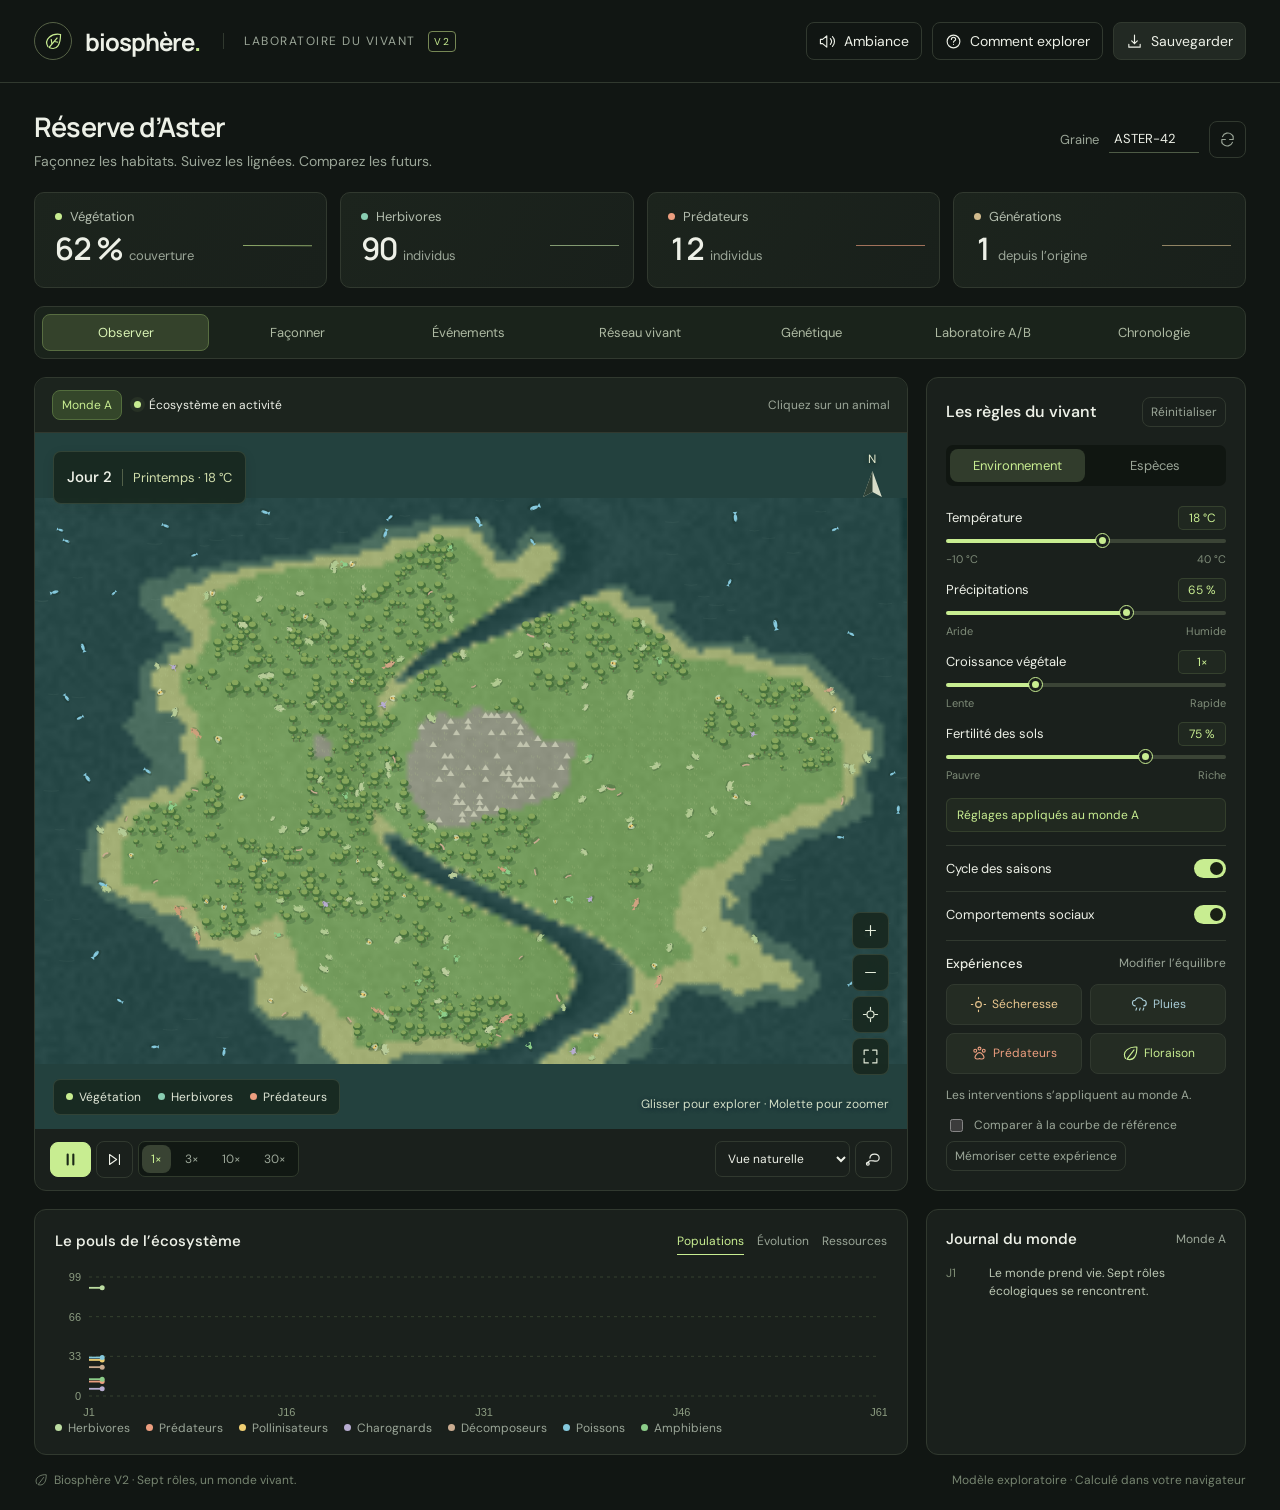
<file: index.html>
<!doctype html>
<html lang="fr"><head><meta charset="utf-8"><meta name="viewport" content="width=device-width,initial-scale=1"><meta name="theme-color" content="#131917"><meta name="description" content="Un écosystème vivant à explorer. Observez, expérimentez et faites évoluer votre propre biosphère."><title>Biosphère — Laboratoire du vivant</title><link rel="icon" type="image/svg+xml" href="data:image/svg+xml,%3Csvg xmlns='http://www.w3.org/2000/svg' viewBox='0 0 40 40'%3E%3Crect width='40' height='40' rx='12' fill='%23131917'/%3E%3Cpath d='M11 27C8 12 21 8 30 10c0 13-5 22-15 18l9-11' fill='%23c8ed91' stroke='%23131917' stroke-width='2'/%3E%3C/svg%3E">
<style>

@import url('https://fonts.googleapis.com/css2?family=DM+Sans:wght@400;450;500;550;600;650;700&family=Manrope:wght@400;500;600;650;700;750;800&display=swap');
:root{color-scheme:dark;--bg:#111613;--panel:#1a201c;--raised:#222923;--border:#31392f;--text:#edf0e7;--muted:#9ba698;--lime:#c8ed91;--mint:#89cdb2;--coral:#ec9e7f;--blue:#80baca}*{box-sizing:border-box}body{margin:0;background:var(--bg);color:var(--text);font-family:'DM Sans',sans-serif;font-size:14px}button,input,select{font:inherit}button{cursor:pointer}button,select{color:inherit}button{display:inline-flex;align-items:center;justify-content:center;gap:8px;border:1px solid var(--border);background:var(--raised);border-radius:8px;padding:9px 12px;transition:background .18s,border-color .18s}button:hover{background:#30392e;border-color:#627151}button:focus-visible,input:focus-visible,select:focus-visible{outline:2px solid var(--lime);outline-offset:4px}button svg{width:17px;height:17px;stroke:currentColor;fill:none;stroke-width:1.6;stroke-linecap:round;stroke-linejoin:round}.icon{padding:9px;min-width:36px}.primary{background:var(--lime);border-color:var(--lime);color:#1b2917;font-weight:650}.primary:hover{background:#dafaaf}.quiet{background:transparent}.muted{color:var(--muted)}.mono{font-variant-numeric:tabular-nums}.eyebrow{font-size:12px;letter-spacing:1.8px;text-transform:uppercase;color:var(--muted)}header{height:83px;border-bottom:1px solid var(--border);display:flex;align-items:center;justify-content:space-between;padding:0 34px}.brand{display:flex;align-items:center;gap:13px}.brand-mark{width:38px;height:38px;border:1px solid #566246;border-radius:50%;display:grid;place-items:center;color:var(--lime)}.brand-mark svg{width:25px;height:25px}.brand-name{font-family:Manrope,sans-serif;font-size:24px;font-weight:700;letter-spacing:-1px}.brand-name span{color:var(--lime)}.brand-sub{border-left:1px solid var(--border);padding-left:20px;margin-left:10px;font-size:12px;letter-spacing:1.5px;text-transform:uppercase;color:var(--muted)}.head-actions{display:flex;gap:10px}.app{max-width:1800px;margin:auto;padding:25px 34px 22px}.heading{display:flex;align-items:center;justify-content:space-between;margin-bottom:22px}.heading h1{font:650 27px Manrope,sans-serif;letter-spacing:-.8px;margin:0 0 7px}.heading p{margin:0;color:var(--muted);font-size:14px}.world-label{display:flex;gap:10px;align-items:center;color:var(--muted);font-size:13px}.world-label input{background:transparent;border:0;border-bottom:1px solid #4e5b46;width:90px;padding:5px;color:var(--text)}.stats{display:grid;grid-template-columns:repeat(4,1fr);gap:13px;margin-bottom:18px}.stat{border:1px solid var(--border);border-radius:10px;padding:15px 20px;position:relative;overflow:hidden;background:linear-gradient(120deg,#1c241d,#19201b)}.stat-label{display:flex;align-items:center;gap:8px;color:#b3bdae;font-size:13px}.dot{width:7px;height:7px;border-radius:50%;display:inline-block;background:var(--lime)}.stat-value{font-family:Manrope,sans-serif;font-size:31px;letter-spacing:-1px;font-weight:600;line-height:1.5}.stat-value small{font:400 13px 'DM Sans',sans-serif;color:var(--muted);letter-spacing:0;margin-left:6px}.spark{position:absolute;right:13px;bottom:12px;width:100px;height:36px;opacity:.65}.workspace{display:grid;grid-template-columns:minmax(0,1fr) 320px;gap:18px}.map-card,.panel,.chart-card,.journal{border:1px solid var(--border);border-radius:12px;overflow:hidden;background:var(--panel)}.map-card{position:relative;min-width:0;display:flex;flex-direction:column}.map-bar{display:flex;align-items:center;justify-content:space-between;padding:12px 17px;background:#1c241e;border-bottom:1px solid var(--border)}.live{display:flex;align-items:center;gap:8px;font-size:13px}.live .dot{box-shadow:0 0 0 4px #c8ed9110}.map-bar .muted{font-size:12px}.world-wrap{flex:1;min-height:500px;height:500px;position:relative;overflow:hidden;background:#233e3e}#world{display:block;width:100%;height:100%;touch-action:none;cursor:grab}#world:active{cursor:grabbing}.map-top{position:absolute;top:18px;left:18px;right:18px;display:flex;justify-content:space-between;pointer-events:none}.map-badge{background:#17261dde;backdrop-filter:blur(14px);border:1px solid #e0f2c220;border-radius:8px;padding:10px 13px;display:flex;align-items:center;gap:10px;box-shadow:0 4px 12px #0b21181a}.map-badge .day{font-size:15px;font-weight:550}.map-badge .season{border-left:1px solid #526049;padding-left:10px;color:#d1deac;font-size:13px}.compass{width:34px;text-align:center;color:#e6ecd0;text-shadow:0 1px 5px #162419;font-size:12px}.compass svg{width:25px;display:block;margin:3px auto}.map-tools{position:absolute;right:18px;bottom:54px;display:flex;flex-direction:column;gap:5px}.map-tools button{background:#17261dde;backdrop-filter:blur(10px);border-color:#c6d7ac25;color:#e5eddb}.map-legend{position:absolute;bottom:14px;left:18px;display:flex;gap:17px;color:#e0e7d7;font-size:12px;background:#17261dcf;border:1px solid #c6d7ac25;border-radius:7px;padding:9px 12px;backdrop-filter:blur(10px);pointer-events:none}.map-legend span{display:flex;gap:6px;align-items:center}.map-note{position:absolute;bottom:17px;right:18px;font-size:12px;color:#d2dfc6;text-shadow:0 1px 4px #123}.playback{padding:12px 15px;display:flex;justify-content:space-between;align-items:center;gap:10px}.play-controls,.speed-controls,.display-controls{display:flex;align-items:center;gap:5px}.speed-controls{background:#111813;border:1px solid #303a2c;border-radius:7px;padding:3px}.speed-controls button{padding:6px 9px;font-size:12px;border:0;background:none;color:var(--muted)}.speed-controls button.active{background:#394333;color:var(--lime)}.display-controls select{background:transparent;border:1px solid var(--border);border-radius:7px;padding:8px;font-size:12px;width:135px}.play-controls .primary{padding:8px 11px}.panel{padding:19px}.panel-title{display:flex;align-items:center;justify-content:space-between;margin-bottom:18px}.panel-title h2{font-size:16px;font-weight:550;margin:0}.panel-title span{color:var(--muted);font-size:12px}.tabs{background:#101611;border-radius:7px;padding:4px;display:flex;gap:3px;margin-bottom:20px}.tabs button{flex:1;background:none;border:0;padding:8px 4px;color:var(--muted);font-size:13px}.tabs button.active{background:#313c2c;color:var(--lime)}.control{margin:15px 0}.control label{display:flex;align-items:center;justify-content:space-between;margin-bottom:7px;font-size:13px}.control output{font-variant-numeric:tabular-nums;color:var(--lime);font-size:12px;background:#c8ed910a;border:1px solid #c8ed9120;border-radius:5px;padding:3px 7px;min-width:48px;text-align:center}input[type=range]{width:100%;height:4px;appearance:none;background:linear-gradient(to right,var(--lime) 50%,#3b4436 50%);border-radius:3px;display:block;cursor:pointer;margin:9px 0}input[type=range]::-webkit-slider-thumb{appearance:none;height:13px;width:13px;background:var(--lime);border:3px solid var(--panel);outline:1px solid #c8ed91;border-radius:50%}input[type=range]::-moz-range-thumb{height:9px;width:9px;background:var(--lime);border:2px solid var(--panel);border-radius:50%}.range-limits{display:flex;justify-content:space-between;color:#7e8b78;font-size:12px}.switch-row{display:flex;justify-content:space-between;align-items:center;font-size:13px;margin-top:22px;padding-top:16px;border-top:1px solid var(--border)}.switch{position:relative;display:block;width:32px;height:19px}.switch input{opacity:0;width:0;height:0}.switch span{position:absolute;inset:0;border-radius:12px;background:#495242;cursor:pointer}.switch span:before{content:'';position:absolute;left:3px;top:3px;width:13px;height:13px;background:#192014;border-radius:50%;transition:transform .2s}.switch input:checked+span{background:var(--lime)}.switch input:checked+span:before{transform:translateX(13px)}.switch input:focus-visible+span{outline:2px solid white;outline-offset:3px}.experiments{border-top:1px solid var(--border);margin-top:22px;padding-top:18px}.section-label{display:flex;align-items:center;justify-content:space-between;margin-bottom:12px;font-size:13px;font-weight:500}.section-label span{font-size:12px;color:var(--muted);font-weight:400}.experiment-grid{display:grid;grid-template-columns:1fr 1fr;gap:8px}.experiment-grid button{font-size:12px;padding:11px 4px;gap:5px;background:#242c23}.experiment-grid button:first-child{color:#ebc890}.experiment-grid button:nth-child(2){color:#a9ccd6}.experiment-grid button:nth-child(3){color:var(--coral)}.experiment-grid button:nth-child(4){color:var(--lime)}.experiment-status{font-size:12px;color:var(--muted);line-height:1.5;margin:12px 0 0;min-height:36px}.below{display:grid;grid-template-columns:minmax(0,1fr) 320px;gap:18px;margin-top:18px}.chart-card{padding:18px 20px;min-width:0}.chart-heading{display:flex;justify-content:space-between;align-items:center}.chart-heading h2,.journal h2{font-size:15px;font-weight:550;margin:0}.chart-tabs{display:flex;gap:13px}.chart-tabs button{font-size:12px;padding:5px 0;border:0;border-radius:0;background:transparent;color:var(--muted)}.chart-tabs button.active{color:var(--lime);border-bottom:1px solid var(--lime)}.chart-wrap{height:151px;margin-top:14px}#chart{height:100%;width:100%;display:block}.chart-legend{display:flex;gap:16px;color:var(--muted);font-size:12px}.chart-legend span{display:flex;align-items:center;gap:6px}.journal{padding:19px;max-height:246px}.journal-header{display:flex;align-items:center;justify-content:space-between;margin-bottom:15px}.journal-header>span{font-size:12px;color:var(--muted)}.events{height:170px;overflow:auto;scrollbar-width:thin;scrollbar-color:#3a4733 transparent}.event{display:flex;gap:10px;font-size:12px;line-height:1.5;margin:0 0 13px}.event-day{white-space:nowrap;color:#7d8b74;width:33px;flex-shrink:0}.event-text{color:#bdc8b5}.event-text strong{color:#d7e9c5;font-weight:500}footer{display:flex;justify-content:space-between;padding-top:17px;color:#768470;font-size:12px}footer svg{width:14px;height:14px;flex-shrink:0;stroke:currentColor;fill:none;stroke-width:1.5}footer span{display:flex;align-items:center;gap:6px}.drawer{display:none;position:absolute;top:72px;left:18px;width:245px;max-height:380px;overflow:auto;border:1px solid #65705280;border-radius:10px;background:#16221aee;padding:17px;backdrop-filter:blur(16px);box-shadow:0 10px 40px #0004}.drawer.open{display:block}.drawer-head{display:flex;justify-content:space-between;align-items:center}.drawer h3{font:600 17px Manrope,sans-serif;margin:0}.drawer .close{padding:4px;border:0;background:none;font-size:20px}.animal-tag{font-size:12px;color:var(--muted);margin:6px 0 15px}.detail-row{display:flex;justify-content:space-between;margin:11px 0;font-size:12px}.energy-bar{height:5px;border-radius:4px;background:#37412e;overflow:hidden}.energy-bar span{height:100%;display:block;background:var(--lime)}.drawer p{font-size:12px;line-height:1.6;color:var(--muted)}.drawer .follow{width:100%;font-size:12px;margin-top:6px}.toast{position:fixed;bottom:25px;left:50%;transform:translate(-50%,20px);opacity:0;background:var(--lime);color:#192314;padding:12px 20px;border-radius:9px;box-shadow:0 8px 40px #0005;transition:all .2s;z-index:50;pointer-events:none;font-size:14px}.toast.show{transform:translate(-50%,0);opacity:1}dialog{color:var(--text);background:#1b241d;border:1px solid #536347;border-radius:16px;max-width:640px;width:calc(100% - 32px);padding:28px;box-shadow:0 20px 120px #0008}dialog::backdrop{background:#08120bcc;backdrop-filter:blur(6px)}dialog h2{font:600 24px Manrope,sans-serif;margin-top:0}dialog p{color:#b1beaa;font-size:14px;line-height:1.7}dialog h3{font-size:15px;margin-top:24px}dialog .dialog-actions{display:flex;justify-content:flex-end;gap:10px;margin-top:25px}dialog input[type=text],dialog select{background:#101811;border:1px solid #45533c;padding:10px;border-radius:7px;width:100%;margin:8px 0 12px}dialog label{font-size:13px}.guide-grid{display:grid;grid-template-columns:1fr 1fr;gap:18px}.guide-grid h3{color:var(--lime);margin-top:8px}.guide-grid p{font-size:13px}.hidden{display:none!important}.export-menu{display:none;position:absolute;top:66px;right:34px;background:#263022;border:1px solid var(--border);border-radius:9px;padding:6px;z-index:50;min-width:200px;box-shadow:0 12px 30px #0005}.export-menu.open{display:grid;gap:3px}.export-menu button{justify-content:flex-start;background:none;border:0;font-size:13px}.checkline{display:flex;align-items:center;gap:8px;color:var(--muted);font-size:12px;margin-top:12px}.checkline input{accent-color:var(--lime)}.baseline{color:#b7cba6;font-size:12px;margin-left:10px}.fullscreen-map:fullscreen{width:100%;height:100%;display:flex;flex-direction:column;background:var(--bg)}.fullscreen-map:fullscreen .world-wrap{flex:1;height:auto}.reset-btn{font-size:12px;color:var(--muted);padding:6px 8px}.mobile-parameters{display:none}
@media(min-width:1550px){.world-wrap{height:590px}.panel{padding:24px}.control{margin:24px 0}.workspace,.below{grid-template-columns:minmax(0,1fr) 345px}}
@media(max-width:1100px){header{padding:0 20px}.app{padding:20px}.workspace,.below{grid-template-columns:minmax(0,1fr) 290px}.panel{padding:16px}.world-wrap{height:485px}.display-controls select{width:110px}.map-note{display:none}.stat{padding:13px}.spark{width:60px}.brand-sub{display:none}.map-legend{gap:9px;font-size:11px}.stat-value{font-size:27px}}
@media(max-width:800px){header{height:70px;padding:0 16px}.app{padding:20px 14px}.heading h1{font-size:23px}.heading p{font-size:12px}.heading{align-items:flex-start;gap:10px}.world-label{font-size:12px;flex-wrap:wrap;justify-content:flex-end;max-width:125px}.world-label input{width:76px}.stats{grid-template-columns:repeat(4,1fr);gap:7px}.stat{padding:10px}.stat-value{font-size:23px}.stat-value small{font-size:11px;display:block;margin:0}.stat-label{font-size:11px;gap:5px}.spark{display:none}.workspace,.below{grid-template-columns:1fr}.world-wrap{height:470px;min-height:470px;flex:none}.panel{padding:20px}.panel-content{display:grid;grid-template-columns:1fr 1fr;gap:0 24px}.tabs{max-width:350px}.control{margin:12px 0}.switch-row{margin-top:12px}.experiments{margin-top:16px}.experiment-grid{grid-template-columns:repeat(4,1fr)}.experiment-status{min-height:0}.journal{max-height:230px}.events{height:155px}.head-actions .label{display:none}.heading{margin-bottom:18px}.brand-name{font-size:22px}.stat-label .dot{width:5px;height:5px}.chart-card{padding:16px}.chart-tabs{gap:10px}.below{gap:14px;margin-top:14px}.mobile-parameters{display:block;color:var(--muted);font-size:12px;border:0;background:none;padding:0}.map-tools{right:12px}.map-top{left:12px;right:12px}.map-legend{left:12px}.export-menu{right:16px}.guide-grid{grid-template-columns:1fr}}
@media(max-width:440px){#volumeInput{position:absolute;right:16px;top:78px;z-index:20;width:90px!important}.world-wrap{height:400px;min-height:400px}.playback{padding:10px;flex-wrap:wrap}.speed-controls button{padding:6px 7px}.display-controls select{width:104px}.play-controls{gap:4px}.play-controls .primary{padding:8px}.stat-value{font-size:22px}.stat-label{font-size:10px}.heading p{max-width:230px;line-height:1.5}.panel-content{gap:0 16px}.experiment-grid{grid-template-columns:1fr 1fr}.chart-heading{align-items:flex-start;gap:8px}.chart-tabs{gap:9px}.chart-tabs button{font-size:11px}.map-legend{gap:8px;padding:8px}.map-badge{padding:8px}.map-bar{padding:12px}.map-bar .muted{max-width:125px;text-align:right}.chart-legend{gap:10px;font-size:11px}footer{gap:15px;line-height:1.5}footer span:last-child{text-align:right}.drawer{width:220px;left:12px}.brand-mark{width:33px;height:33px}.head-actions{gap:6px}}
@media(prefers-reduced-motion:reduce){*{scroll-behavior:auto!important;transition:none!important}}
/* V2: the tools stay next to the living world. */
.version-tag{font-size:10px;padding:3px 5px;margin-left:8px;border:1px solid #768755;border-radius:4px;color:var(--lime)}.workbench{margin:0 0 18px;border:1px solid var(--border);background:#1a231b;border-radius:10px;overflow:hidden}.workbench-tabs{display:flex;gap:4px;padding:7px;overflow:auto}.workbench-tabs button{font-size:13px;white-space:nowrap;background:none;border-color:transparent;color:#aebaa3;flex:1}.workbench-tabs button.active{background:#34422b;border-color:#586d41;color:#d9f4b4}.tool-panel{padding:20px;border-top:1px solid #36442f}.tool-panel h2{font:600 18px Manrope,sans-serif;margin:0 0 7px}.tool-panel p{font-size:13px;line-height:1.6;color:#aebba5;margin:4px 0 15px}.tool-row{display:flex;gap:12px;align-items:center;flex-wrap:wrap}.tool-row label,.field label{font-size:13px;color:#c5d2ba}.tool-row select,.tool-row input[type=number],.field select,.field input[type=number],.field input[type=text]{background:#101912;color:var(--text);border:1px solid #425039;border-radius:6px;padding:9px;max-width:100%;font:inherit}.field{display:grid;gap:6px}.field input[type=range]{min-width:120px;margin:11px 0}.fields-grid{display:grid;grid-template-columns:repeat(4,minmax(0,1fr));gap:18px}.tool-pills{display:flex;gap:7px;flex-wrap:wrap}.tool-pills button{font-size:13px}.tool-pills button.active{background:#455538;border-color:#9aac76;color:#e4f8c7}.brush-hint{display:flex;justify-content:space-between;align-items:center;gap:14px;flex-wrap:wrap;margin-top:14px}.tool-info{font-size:12px;color:#a4b796}.map-stage{position:relative;display:flex;flex:1;min-height:500px}.map-stage .world-wrap{flex:1;min-width:0}.map-stage.compare .world-wrap{height:540px;min-height:540px}.map-stage.compare #worldWrap{border-right:1px solid #98ad763d}.map-stage.compare .map-legend{display:none}.map-stage.compare .map-note{display:none}.map-stage.compare .compass{display:none}.map-stage.compare .map-badge{font-size:12px;gap:7px;padding:8px}.map-stage.compare .map-badge .day{font-size:12px}.map-stage.compare .map-badge .season{font-size:11px}.map-stage.compare #worldSummaryA{display:block}.world-summary{display:none;position:absolute;left:12px;bottom:12px;background:#14251be6;border:1px solid #82986345;padding:9px 11px;border-radius:7px;font-size:12px;pointer-events:none;color:#dbedc8}.map-stage.compare #worldSummaryB{display:block}.world-switch{display:flex;gap:5px}.world-chip{font-size:12px;padding:6px 9px;background:none;border-color:transparent;color:var(--muted)}.world-chip.active{border-color:#536d3d;background:#34462a;color:var(--lime)}.map-bar{gap:12px;flex-wrap:wrap}.map-bar .live{font-size:12px}.map-bar #mapHint{margin-left:auto}.target-note{color:var(--lime);font-size:12px;background:#c8ed910b;padding:8px 10px;border:1px solid #c8ed911c;border-radius:6px;margin-top:16px}.network-grid{display:grid;grid-template-columns:repeat(4,1fr);gap:12px}.species-card{background:#141c16;border:1px solid #35452e;border-radius:8px;padding:14px}.species-card h3{display:flex;align-items:center;justify-content:space-between;font-size:14px;margin:0 0 9px}.species-card h3 span{color:var(--lime);font-variant-numeric:tabular-nums;font-size:20px}.species-card p{font-size:12px;min-height:55px;margin-bottom:9px}.species-card button{font-size:12px;padding:6px 8px}.danger-quiet{color:#ecb4a1}.network-summary{display:flex;align-items:center;gap:20px;margin-top:15px;color:#aebeaa;font-size:13px;flex-wrap:wrap}.disaster-grid{display:grid;grid-template-columns:repeat(6,1fr);gap:8px;margin:14px 0}.disaster-grid button{min-height:50px;font-size:13px}.disaster-grid button[data-cat=fire]{color:#f6b07b}.disaster-grid button[data-cat=disease]{color:#dcb6df}.genetics-grid{display:grid;grid-template-columns:1fr 1fr;gap:24px}.histogram{height:160px;width:100%;display:block}.gene-summary{color:#c9dabb;font-size:13px;margin-top:9px}.gene-tree{max-height:240px;overflow:auto;padding:10px 0;scrollbar-width:thin}.tree-level{display:flex;align-items:center;gap:7px;flex-wrap:wrap;margin:8px 0}.tree-level>span{width:65px;color:#829777;font-size:12px}.tree-node{font-size:12px;padding:6px 8px;background:#293522}.tree-node.dead{opacity:.6}.tree-node.chosen{border-color:var(--lime);color:var(--lime)}.gene-tree .muted{font-size:13px}.lineage-list{display:flex;gap:8px;flex-wrap:wrap;margin-top:14px}.lineage-list button{font-size:12px}.lab-columns{display:grid;grid-template-columns:1fr 1fr;gap:26px}.lab-options{display:grid;grid-template-columns:1.5fr 1fr 1fr 1fr;gap:10px;margin:14px 0}.lab-results{margin-top:16px;max-height:240px;overflow:auto}.lab-results table{width:100%;border-collapse:collapse;font-size:12px}.lab-results th,.lab-results td{text-align:right;border-bottom:1px solid #36452e;padding:9px}.lab-results th:first-child,.lab-results td:first-child{text-align:left}.lab-results th{color:#acbd9e;font-weight:500}.lab-progress{height:5px;border-radius:4px;background:#33422a;overflow:hidden;margin-top:12px}.lab-progress span{display:block;height:100%;width:0;background:var(--lime)}.lab-status{font-size:13px;color:#c6d8b7;margin:12px 0;line-height:1.6}.timeline-list{display:flex;gap:10px;overflow:auto;padding:14px 0 4px}.checkpoint{min-width:175px;max-width:220px;padding:13px;border:1px solid #4b603d;border-radius:8px;background:#142017;display:flex;flex-direction:column;gap:8px}.checkpoint strong{font:550 15px Manrope,sans-serif}.checkpoint span{font-size:12px;color:#afc29f}.checkpoint button{font-size:12px}.branch-label{font-size:12px;color:#cce99f;border:1px solid #67824c;padding:5px 8px;border-radius:5px}.draw-active{outline:2px solid #b4d985;outline-offset:-2px}.drawer .detail-row{margin:8px 0}.drawer .gene-mini{display:grid;grid-template-columns:1fr 1fr;gap:6px;margin:12px 0}.gene-mini span{background:#b5d7910b;padding:6px;border-radius:4px;font-size:11px;color:#bccea9}.drawer .state-line{font-size:12px;color:#d4e7b9;margin:9px 0}.drawer .close{min-width:26px;min-height:26px}.health-bar{height:4px;background:#48362e;border-radius:3px;overflow:hidden;margin-top:5px}.health-bar span{height:100%;display:block;background:#e7ab88}.map-card:fullscreen .map-stage{flex:1}.map-card:fullscreen .world-wrap{height:auto!important}.source-badge{color:#c8dda9;font-size:12px}.controls-note{color:#97aa8c;font-size:12px}.panel .control{margin:12px 0}.panel .control .range-limits{font-size:11px}.panel .switch-row{margin-top:13px;padding-top:13px}.panel .experiments{margin-top:16px;padding-top:14px}.panel .experiment-status{min-height:0}.spark{max-width:70px}.replay-notice{font-size:13px;line-height:1.6;color:#baccad;border-left:2px solid #a5c77c;padding-left:12px;margin:14px 0}.secondary-actions{display:flex;gap:7px;margin-top:12px;flex-wrap:wrap}
@media(max-width:1100px){.network-grid{grid-template-columns:repeat(3,1fr)}.workbench-tabs button{padding:9px}.disaster-grid{grid-template-columns:repeat(3,1fr)}.fields-grid{gap:12px}.lab-options{grid-template-columns:1fr 1fr}.map-bar #mapHint{display:none}}
@media(max-width:800px){.workbench-tabs button{flex:none}.map-stage{min-height:440px}.map-stage .world-wrap{min-height:440px;height:440px;flex:1}.map-stage.compare{flex-direction:column}.map-stage.compare .world-wrap{height:320px;min-height:320px;flex:none;width:100%}.map-stage.compare #worldWrap{border-right:0;border-bottom:1px solid #98ad763d}.map-stage.compare #worldSummaryA{top:275px;bottom:auto}.map-stage .drawer{top:65px}.fields-grid{grid-template-columns:1fr 1fr}.network-grid{grid-template-columns:1fr 1fr}.lab-columns,.genetics-grid{grid-template-columns:1fr}.tool-panel{padding:16px}.tool-row{gap:10px}.map-stage .map-legend{font-size:11px}.panel .control{margin:10px 0}.genetics-grid{gap:15px}}
@media(max-width:440px){.network-grid{grid-template-columns:1fr}.species-card p{min-height:0}.map-stage .world-wrap{height:390px;min-height:390px}.fields-grid{gap:14px}.disaster-grid{grid-template-columns:1fr 1fr}.tool-panel h2{font-size:17px}.workbench-tabs button{font-size:12px}.map-bar .live{font-size:11px}.map-bar{padding:10px;gap:4px}.map-stage.compare .map-badge .season{font-size:11px}.species-card h3{font-size:14px}.network-summary{gap:10px}}
@media(min-width:801px){.map-stage>.world-wrap,.map-stage.compare>.world-wrap{height:auto;align-self:stretch;min-height:540px}}
.chart-legend{flex-wrap:wrap;row-gap:7px}.lab-results{overscroll-behavior:contain}.map-stage.compare .map-top{right:10px;left:10px}.map-stage.compare .map-badge{flex-wrap:wrap}.world-wrap canvas{outline-offset:-3px}
#world,#worldB{position:absolute;inset:0;display:block;width:100%;height:100%;touch-action:none;cursor:grab}#worldB:active{cursor:grabbing}.map-stage>.world-wrap{overflow:hidden}.map-stage.compare #worldSummaryA{z-index:2}

</style></head><body>
<header><div class="brand"><div class="brand-mark"><svg viewBox="0 0 32 32" fill="none" stroke="currentColor" stroke-width="1.5"><path d="M9 23C3 13 14 5 25 7c0 12-4 21-14 17M10 24l11-13"/><path d="m14 19-1-6m4 3 5 1"/></svg></div><div class="brand-name">biosphère<span>.</span></div><div class="brand-sub">Laboratoire du vivant <span class="version-tag">V2</span></div></div><div class="head-actions"><button id="guideBtn" class="quiet"><i data-icon="help"></i><span class="label">Comment explorer</span></button><button id="exportBtn"><i data-icon="download"></i><span class="label">Sauvegarder</span></button></div></header>
<div class="export-menu" id="exportMenu"><button id="saveBtn">Sauvegarder la session (.json)</button><button id="loadBtn">Restaurer une session</button><button id="csvBtn">Exporter les observations (.csv)</button><button id="htmlBtn">Télécharger le fichier HTML</button></div><input type="file" id="fileInput" accept=".json,application/json" hidden>
<main class="app"><div class="heading"><div><h1>Réserve d’Aster</h1><p>Façonnez les habitats. Suivez les lignées. Comparez les futurs.</p></div><div class="world-label"><span>Graine</span><input id="seedInput" aria-label="Graine du monde" value="ASTER-42" maxlength="40"><button id="newBtn" class="icon quiet" title="Créer un nouveau monde" aria-label="Créer un nouveau monde"><i data-icon="refresh"></i></button></div></div>
<div class="stats"><div class="stat"><div class="stat-label"><span class="dot"></span>Végétation</div><div class="stat-value mono"><span id="plantStat">—</span><small>couverture</small></div><canvas class="spark" data-series="plants"></canvas></div><div class="stat"><div class="stat-label"><span class="dot" style="background:var(--mint)"></span>Herbivores</div><div class="stat-value mono"><span id="herbStat">—</span><small>individus</small></div><canvas class="spark" data-series="herb"></canvas></div><div class="stat"><div class="stat-label"><span class="dot" style="background:var(--coral)"></span>Prédateurs</div><div class="stat-value mono"><span id="predStat">—</span><small>individus</small></div><canvas class="spark" data-series="pred"></canvas></div><div class="stat"><div class="stat-label"><span class="dot" style="background:#d1bb8d"></span>Générations</div><div class="stat-value mono"><span id="genStat">1</span><small>depuis l’origine</small></div><canvas class="spark" data-series="gen"></canvas></div></div>
<section class="workbench" aria-label="Outils du laboratoire"><nav class="workbench-tabs" aria-label="Ateliers"><button class="active" data-work="observe">Observer</button><button data-work="terrain">Façonner</button><button data-work="disasters">Événements</button><button data-work="network">Réseau vivant</button><button data-work="genetics">Génétique</button><button data-work="lab">Laboratoire A/B</button><button data-work="timeline">Chronologie</button></nav><div id="toolPanel" class="tool-panel hidden"></div></section>
<div class="workspace"><section class="map-card fullscreen-map" id="mapCard" aria-label="Carte de l’écosystème"><div class="map-bar"><div class="world-switch"><button id="selectA" class="world-chip active">Monde A</button><button id="selectB" class="world-chip hidden">Monde B</button></div><span class="live"><span class="dot" id="liveDot"></span><span id="liveLabel">Écosystème en activité</span></span><span class="muted" id="mapHint">Cliquez sur un animal</span></div><div id="mapStage" class="map-stage"><div class="world-wrap" id="worldWrap"><canvas id="world" tabindex="0" aria-label="Écosystème animé. Cliquez sur un animal pour l’inspecter. Glissez pour déplacer la carte, utilisez la molette pour zoomer."></canvas><div class="map-top"><div class="map-badge"><span class="day mono" id="dayLabel">Jour 1</span><span class="season" id="seasonLabel">Printemps · 18 °C</span></div><div class="compass">N<svg viewBox="0 0 24 30"><path d="M12 1 21 26 12 21 3 26Z" fill="#ebeed8" opacity=".9"/><path d="M12 1v20l-9 5Z" fill="#2f4237"/></svg></div></div><div class="map-tools"><button class="icon" id="zoomIn" aria-label="Zoom avant" title="Zoom avant"><i data-icon="plus"></i></button><button class="icon" id="zoomOut" aria-label="Zoom arrière" title="Zoom arrière"><i data-icon="minus"></i></button><button class="icon" id="fitBtn" aria-label="Recentrer la carte" title="Recentrer"><i data-icon="focus"></i></button><button class="icon" id="fullBtn" aria-label="Plein écran" title="Plein écran"><i data-icon="expand"></i></button></div><div class="map-legend"><span><b class="dot"></b>Végétation</span><span><b class="dot" style="background:var(--mint)"></b>Herbivores</span><span><b class="dot" style="background:var(--coral)"></b>Prédateurs</span></div><div class="map-note">Glisser pour explorer · Molette pour zoomer</div></div><div class="world-wrap hidden" id="worldWrapB"><canvas id="worldB" tabindex="0" aria-label="Écosystème du monde B"></canvas><div class="map-top"><div class="map-badge"><span id="dayLabelB">Monde B · Jour 1</span><span class="season" id="seasonLabelB"></span></div></div><div class="world-summary" id="worldSummaryB"></div></div><aside class="drawer" id="animalDrawer" aria-live="polite"></aside><div class="world-summary" id="worldSummaryA"></div></div><div class="playback"><div class="play-controls"><button id="playBtn" class="primary" aria-label="Mettre en pause" title="Pause · Espace"><i data-icon="pause"></i></button><button id="stepBtn" class="icon quiet" aria-label="Avancer d’un jour" title="Avancer d’un jour"><i data-icon="step"></i></button><div class="speed-controls" aria-label="Vitesse"><button data-speed="1" class="active">1×</button><button data-speed="3">3×</button><button data-speed="10">10×</button><button data-speed="30">30×</button></div></div><div class="display-controls"><select id="viewSelect" aria-label="Mode d’affichage"><option value="natural">Vue naturelle</option><option value="food">Ressources</option><option value="energy">Énergie</option><option value="genes">Générations</option><option value="social">Groupes et mémoire</option><option value="fertility">Fertilité locale</option><option value="pollination">Pollinisation</option></select><button id="trailsBtn" class="icon quiet" title="Afficher les trajectoires" aria-label="Afficher les trajectoires" aria-pressed="false"><i data-icon="trail"></i></button></div></div></section>
<aside class="panel" id="parameterPanel"><div class="panel-title"><h2>Les règles du vivant</h2><button class="reset-btn quiet" id="resetParams">Réinitialiser</button></div><div class="tabs" role="tablist" aria-label="Paramètres"><button class="active" id="envTab" role="tab" aria-selected="true" aria-controls="envControls">Environnement</button><button id="speciesTab" role="tab" aria-selected="false" aria-controls="speciesControls">Espèces</button></div><div id="envControls" class="panel-content" role="tabpanel" aria-labelledby="envTab"></div><div id="speciesControls" class="panel-content hidden" role="tabpanel" aria-labelledby="speciesTab"></div><div class="target-note" id="targetNote">Réglages appliqués au monde A</div><div class="switch-row"><label for="seasonsToggle">Cycle des saisons</label><label class="switch"><input id="seasonsToggle" type="checkbox" checked><span></span></label></div><div class="switch-row"><label for="socialToggle">Comportements sociaux</label><label class="switch"><input id="socialToggle" type="checkbox" checked><span></span></label></div><div class="experiments"><div class="section-label">Expériences<span>Modifier l’équilibre</span></div><div class="experiment-grid"><button data-event="drought"><i data-icon="sun"></i>Sécheresse</button><button data-event="rain"><i data-icon="rain"></i>Pluies</button><button data-event="predators"><i data-icon="paw"></i>Prédateurs</button><button data-event="bloom"><i data-icon="leaf"></i>Floraison</button></div><p class="experiment-status" id="experimentStatus">Chaque intervention laisse une trace dans l’histoire de votre monde.</p><button id="stopEvent" class="quiet reset-btn hidden">Terminer l’événement climatique</button><label class="checkline"><input type="checkbox" id="baselineToggle">Comparer à la courbe de référence</label><button id="baselineBtn" class="quiet reset-btn" style="margin-top:6px">Mémoriser cette expérience</button></div></aside></div>
<div class="below"><section class="chart-card"><div class="chart-heading"><h2>Le pouls de l’écosystème</h2><div class="chart-tabs" role="tablist" aria-label="Graphique"><button class="active" data-chart="population" role="tab" aria-selected="true">Populations</button><button data-chart="traits" role="tab" aria-selected="false">Évolution</button><button data-chart="resources" role="tab" aria-selected="false">Ressources</button></div></div><div class="chart-wrap"><canvas id="chart" role="img" aria-label="Historique des populations"></canvas></div><div class="chart-legend" id="chartLegend"></div></section><section class="journal"><div class="journal-header"><h2>Journal du monde</h2><span id="eventCount">En direct</span></div><div class="events" id="events" role="log" aria-label="Événements récents"></div></section></div><footer><span><i data-icon="leaf"></i>Biosphère V2 · Sept rôles, un monde vivant.</span><span id="perfLabel">Modèle exploratoire · Calculé dans votre navigateur</span></footer></main>
<dialog id="guideDialog"><h2>Sept rôles. Plusieurs futurs.</h2><p>La réserve se calcule à partir des décisions de chaque individu. Les pinceaux, les événements et les réglages modifient le monde sélectionné : A ou B.</p><div class="guide-grid"><div><h3>Façonner</h3><p>Peignez forêts, eau, montagnes, barrières et passages. Un point de retour est créé avant chaque tracé. Les barrières bloquent les animaux terrestres ; les oiseaux et insectes volent au-dessus.</p></div><div><h3>Réseau vivant</h3><p>Les pollinisateurs aident les plantes. Charognards et décomposeurs recyclent les corps et les débris. Poissons et amphibiens vivent autour de l’eau. Retirez une espèce pour tester son influence.</p></div><div><h3>Comportements et génétique</h3><p>Les sentinelles alertent les herbivores. Les meutes partagent une cible et défendent un territoire. Les animaux mémorisent ressources et dangers. Taille, camouflage, vitesse, vision, longévité, froid et immunité sont héréditaires.</p></div><div><h3>Comparer</h3><p>Dupliquez A vers B : les deux mondes repartent du même état et avancent ensemble. Sélectionnez B puis modifiez une seule règle. Les essais répétés repartent de l’état actuel d’A avec des tirages futurs appariés.</p></div><div><h3>Événements</h3><p>Le feu consomme la végétation, suit le vent et enrichit le sol en cendres. Une crue submerge les terres basses ; le gel augmente le coût énergétique. Les infections se transmettent à proximité entre membres d’une espèce.</p></div><div><h3>Revenir dans le passé</h3><p>La chronologie conserve jusqu’à 14 points de retour selon la taille des mondes. Restaurer sauvegarde d’abord le présent, puis ouvre une nouvelle branche. Les points manuels et automatiques incluent les deux mondes.</p></div></div><p><strong>Repères :</strong> Espace = pause ; glisser = déplacer ; molette ou pincement = zoom. À 1×, une seconde correspond à un jour. Une année dure 240 jours. Le plafond est de 600 animaux par monde ; les courbes gardent 3 000 jours.</p><p>Ce modèle exploratoire simplifie l’écologie : reproduction asexuée, climat uniforme, groupes fondés sur des règles locales. Les extinctions sont possibles. Les sauvegardes restent sur votre appareil. Les essais A/B donnent des comparaisons du modèle, pas des prévisions scientifiques.</p><div class="dialog-actions"><button class="primary" id="closeGuide">Explorer</button></div></dialog>
<dialog id="newDialog"><h2>Un nouveau commencement</h2><p>Le monde actuel sera remplacé. Vous pouvez le sauvegarder avant de recommencer.</p><label for="newSeed">Graine reproductible</label><input id="newSeed" type="text" value="ASTER-42" maxlength="40"><label for="presetSelect">Conditions de départ</label><select id="presetSelect"><option value="balanced">Équilibre tempéré · sept espèces, climat tempéré</option><option value="paradise">Sanctuaire · sept rôles, aucun prédateur</option><option value="harsh">Survie · 60 herbivores, 18 prédateurs</option><option value="islands">Archipel · 90 herbivores, 12 prédateurs</option></select><div class="dialog-actions"><button id="cancelNew">Annuler</button><button id="confirmNew" class="primary">Créer ce monde</button></div></dialog><div class="toast" id="toast" role="status"></div>
<script>
'use strict';
const W=1200,H=780,CELL=8,COLS=W/CELL,ROWS=Math.ceil(H/CELL),N=COLS*ROWS,MAX=600,STEP=.05;
const clamp=(v,a,b)=>Math.max(a,Math.min(b,v));
const dist=(a,b)=>Math.hypot(a.x-b.x,a.y-b.y);
function seedHash(str){let h=2166136261;for(let i=0;i<str.length;i++)h=Math.imul(h^str.charCodeAt(i),16777619);return h>>>0}
const SPECIES={
 herb:{name:'Herbivores',singular:'Herbivore',color:'#bcdca1',speed:16,life:180,cost:.72,adult:14,birth:.075,threshold:92,cooldown:22,role:'Broutent les plantes. Les sentinelles alertent le troupeau.',habitat:'land',initial:90},
 pred:{name:'Prédateurs',singular:'Prédateur',color:'#ec9e7f',speed:23,life:240,cost:1.02,adult:35,birth:.022,threshold:115,cooldown:65,role:'Chassent en meute et défendent un territoire.',habitat:'land',initial:12},
 bee:{name:'Pollinisateurs',singular:'Pollinisateur',color:'#efce72',speed:25,life:115,cost:.32,adult:12,birth:.045,threshold:92,cooldown:32,role:'Transportent le pollen et accélèrent la régénération des plantes.',habitat:'air',initial:30},
 scav:{name:'Charognards',singular:'Charognard',color:'#b7acd0',speed:22,life:240,cost:.34,adult:35,birth:.016,threshold:105,cooldown:70,role:'Consomment les carcasses et rendent une partie des nutriments au sol.',habitat:'air',initial:6},
 worm:{name:'Décomposeurs',singular:'Décomposeur',color:'#caac91',speed:6,life:140,cost:.17,adult:18,birth:.035,threshold:95,cooldown:40,role:'Transforment les débris organiques en fertilité locale.',habitat:'land',initial:24},
 fish:{name:'Poissons',singular:'Poisson',color:'#85c9dd',speed:18,life:160,cost:.32,adult:22,birth:.035,threshold:95,cooldown:40,role:'Consomment les algues. Le gel réduit leur activité.',habitat:'water',initial:32},
 frog:{name:'Amphibiens',singular:'Amphibien',color:'#8ccd89',speed:12,life:180,cost:.40,adult:25,birth:.028,threshold:100,cooldown:48,role:'Mangent insectes et algues. Relient milieux aquatiques et terrestres.',habitat:'both',initial:14}
};
const GENE_NAMES={speed:'Vitesse',vision:'Vision',life:'Longévité',size:'Taille',camo:'Camouflage',cold:'Résistance au froid',immunity:'Immunité'};
const defaults={temperature:18,rain:65,growth:1,fertility:75,reproduction:1,mutation:12,metabolism:1,aggression:1,wind:30,windDirection:45,social:1};
const controls=[['temperature','Température',-10,40,1,' °C','−10 °C','40 °C','env'],['rain','Précipitations',0,100,1,' %','Aride','Humide','env'],['growth','Croissance végétale',.1,3,.1,'×','Lente','Rapide','env'],['fertility','Fertilité des sols',10,100,1,' %','Pauvre','Riche','env'],['reproduction','Reproduction',.1,3,.1,'×','Rare','Fréquente','species'],['mutation','Taux de mutation',0,60,1,' %','Stable','Diversifié','species'],['metabolism','Dépense énergétique',.3,2,.1,'×','Faible','Élevée','species'],['aggression','Efficacité de chasse',.3,2,.1,'×','Faible','Élevée','species']];
const EVENT_NAMES={drought:'Sécheresse',rain:'Pluies',flood:'Crue',freeze:'Gel',fire:'Incendie',disease:'Épidémie',bloom:'Floraison',predators:'Prédateurs'};
class WorldEngine{
 constructor(seed='ASTER-42',preset='balanced',empty=false){
  this.s={version:2,seed,seedNum:seedHash(seed),rng:seedHash(seed),preset,day:0,tick:0,nextId:1,maxGen:1,params:{...defaults},seasons:true,animals:[],records:{},climate:null,births:0,deaths:0,extinct:{},packAlerts:{}};
  this.terrain=new Float32Array(N);this.plants=new Float32Array(N);this.forest=new Float32Array(N);this.nutrients=new Float32Array(N);this.pollen=new Float32Array(N);this.detritus=new Float32Array(N);this.fire=new Float32Array(N);this.barriers=new Uint8Array(N);
  this.history=[];this.events=[];this.land=[];this.water=[];this.version=0;this.lastSample=-1;this.counts={};this.grid=new Map();
  if(empty)return;
  if(preset==='harsh')Object.assign(this.s.params,{rain:35,fertility:50,temperature:28});
  if(preset==='paradise')Object.assign(this.s.params,{rain:80,growth:1.3});
  this.generateTerrain();
  for(let i=0;i<N;i++){this.plants[i]=this.terrain[i]>.43?.35+this.rnd()*.55:.1+this.rnd()*.15;this.nutrients[i]=.7;this.detritus[i]=this.terrain[i]>.43?this.rnd()*.15:0;this.pollen[i]=.2;}
  for(let [type,c] of Object.entries(SPECIES)){let n=c.initial;if(type==='herb')n=preset==='paradise'?120:preset==='harsh'?60:90;if(type==='pred')n=preset==='paradise'?0:preset==='harsh'?18:12;this.introduce(type,n,false);}
  this.log('Le monde prend vie. Sept rôles écologiques se rencontrent.');this.sample();
 }
 rnd(){let t=this.s.rng+=0x6D2B79F5;this.s.rng>>>=0;t=Math.imul(t^t>>>15,t|1);t^=t+Math.imul(t^t>>>7,t|61);return ((t^t>>>14)>>>0)/4294967296}
 hash(x,y){let n=Math.imul(x,374761393)+Math.imul(y,668265263)+this.s.seedNum;n=Math.imul(n^n>>>13,1274126177);return ((n^n>>>16)>>>0)/4294967295}
 noise(x,y){let ix=Math.floor(x),iy=Math.floor(y),fx=x-ix,fy=y-iy;fx=fx*fx*(3-2*fx);fy=fy*fy*(3-2*fy);return (this.hash(ix,iy)*(1-fx)+this.hash(ix+1,iy)*fx)*(1-fy)+(this.hash(ix,iy+1)*(1-fx)+this.hash(ix+1,iy+1)*fx)*fy}
 idx(x,y){return clamp(Math.floor(y/CELL),0,ROWS-1)*COLS+clamp(Math.floor(x/CELL),0,COLS-1)}
 point(i){return {x:(i%COLS+.5)*CELL,y:(Math.floor(i/COLS)+.5)*CELL}}
 baseHeight(x,y){let nx=x/COLS,ny=y/ROWS,ellipse=Math.hypot((nx-.5)/.55,(ny-.5)/.57),n=this.noise(x/22,y/22)*.24+this.noise(x/8,y/8)*.09+this.noise(x/3,y/3)*.025,riverX=.49+Math.sin(ny*8+1)*.13+Math.sin(ny*17)*.028;let h=.83-ellipse*.53+n-.15-Math.exp(-Math.pow((nx-riverX)/.032,2))*.34;if(this.s.preset==='islands')h-=.045+Math.max(0,.1-Math.abs(ny-.5))*.9;return h}
 generateTerrain(){for(let y=0;y<ROWS;y++)for(let x=0;x<COLS;x++){let i=y*COLS+x;this.terrain[i]=this.baseHeight(x,y);this.forest[i]=this.terrain[i]>.47&&this.noise(x/13+23,y/13+12)>.48?.8:0;}this.reindex();}
 reindex(){this.land=[];this.water=[];for(let i=0;i<N;i++){if(this.terrain[i]>.43&&this.terrain[i]<.8&&!this.barriers[i])this.land.push(i);else if(this.terrain[i]<=.43)this.water.push(i)}this.version++;}
 waterLevel(){return .43+(this.s.climate?.type==='flood'?.025+.045*this.s.climate.intensity:0)}
 allowed(x,y,type){if(x<8||x>W-8||y<8||y>H-8)return false;let c=SPECIES[type],i=this.idx(x,y),h=this.terrain[i];if(c.habitat==='air')return true;if(this.barriers[i]||h>.8)return false;let wet=h<=this.waterLevel();return c.habitat==='both'||(c.habitat==='water'?wet:!wet)}
 randomPoint(type){let list=SPECIES[type].habitat==='water'?this.water:this.land;for(let n=0;n<100;n++){let i=list[Math.floor(this.rnd()*list.length)];if(i===undefined)return null;let p=this.point(i);if(this.allowed(p.x,p.y,type))return p}return null}
 nearestHabitat(a,max=160){let best=null,score=Infinity;for(let r=8;r<=max;r+=16){for(let k=0;k<16;k++){let ang=k*Math.PI/8,x=a.x+Math.cos(ang)*r,y=a.y+Math.sin(ang)*r;if(this.allowed(x,y,a.type)){let d=r+this.hash(k,r)*.1;if(d<score){score=d;best={x,y}}}}if(best)return best}return null}
 createAnimal(type,parent=null,p=null){if(this.s.animals.length>=MAX)return null;p=p||this.randomPoint(type);if(!p)return null;let genes={};for(let key in GENE_NAMES)genes[key]=parent?clamp(parent.genes[key]*(1+(this.rnd()<this.s.params.mutation/100?(this.rnd()-.5)*.5:0)),.5,1.8):.85+this.rnd()*.3;let a={id:this.s.nextId++,type,x:p.x,y:p.y,angle:this.rnd()*Math.PI*2,energy:parent?58:75+this.rnd()*20,health:100*genes.size,age:parent?0:this.rnd()*25,generation:parent?parent.generation+1:1,parent:parent?.id||null,founder:parent?.founder||this.s.nextId-1,genes,cooldown:12+this.rnd()*20,think:0,tx:p.x,ty:p.y,state:'Explore',alive:true,home:parent?{...parent.home}:{...p},clan:parent?parent.clan:Math.floor(this.rnd()*4),memory:{food:null,danger:null},alarm:null,infection:0,immuneUntil:0,target:null,trail:[]};this.s.animals.push(a);this.s.records[a.id]={id:a.id,type,parent:a.parent,children:[],generation:a.generation,founder:a.founder,born:this.s.day,died:null,cause:null,genes:{...genes}};if(parent)this.s.records[parent.id].children.push(a.id);if(a.generation>this.s.maxGen){this.s.maxGen=a.generation;this.log('La génération '+a.generation+' vient de naître.')}return a}
 introduce(type,n,log=true){if(!SPECIES[type]||!Number.isInteger(n)||n<0||n>200)throw Error('Introduction invalide.');let count=0;for(let k=0;k<n&&this.s.animals.length<MAX;k++)if(this.createAnimal(type))count++;if(log)this.log(count+' '+SPECIES[type].name.toLowerCase()+' introduits.');return count}
 removeSpecies(type){let n=0;for(let a of this.s.animals)if(a.type===type){this.kill(a,'retrait',false);n++;}this.s.animals=this.s.animals.filter(a=>a.alive);this.log(n+' '+SPECIES[type].name.toLowerCase()+' retirés.');this.sample();return n}
 season(){return this.s.seasons?['Printemps','Été','Automne','Hiver'][Math.floor(this.s.day/60)%4]:'Climat constant'}
 climate(){let temp=this.s.params.temperature+(this.s.seasons?Math.sin(this.s.day/240*Math.PI*2)*9:0),rain=this.s.params.rain,c=this.s.climate;if(c){if(c.type==='drought'){temp+=10*c.intensity;rain*=Math.max(0,1-.92*c.intensity)}if(c.type==='rain'||c.type==='flood'){rain=100;temp-=3*c.intensity}if(c.type==='freeze')temp-=25*c.intensity}return {temp,rain}}
 log(text){this.events.unshift({day:Math.floor(this.s.day),text});this.events=this.events.slice(0,100)}
 event(type,intensity=1,duration=40,point=null){if(!EVENT_NAMES[type]||!Number.isFinite(intensity)||intensity<.2||intensity>2||!Number.isFinite(duration)||duration<5||duration>150)throw Error('Expérience invalide.');if(['drought','rain','freeze','flood'].includes(type)){this.s.climate={type,intensity,until:this.s.day+duration};this.version++;}else if(type==='fire'){let p=point||this.randomPoint('herb');if(p)this.paint('fire',p.x,p.y,16+intensity*18,intensity);this.s.fireUntil=this.s.day+duration;this.s.fireIntensity=intensity;}else if(type==='disease'){let eligible=this.s.animals.filter(a=>a.type!=='worm'&&a.immuneUntil<this.s.day);let count=Math.min(eligible.length,Math.ceil(5*intensity));for(let i=0;i<count;i++){let a=eligible.splice(Math.floor(this.rnd()*eligible.length),1)[0];a.infection=duration;}this.s.diseaseIntensity=intensity;}else if(type==='predators')this.introduce('pred',Math.round(8*intensity),false);else if(type==='bloom')for(let i of this.land)this.plants[i]=clamp(this.plants[i]+.4*intensity,0,1);this.log(EVENT_NAMES[type]+' déclenché'+(['predators','bloom'].includes(type)?'.':' · intensité '+intensity+' · '+duration+' jours.'));this.sample()}
 paint(tool,x,y,radius,intensity=1){let changed=0,terr=false;for(let yy=Math.max(0,Math.floor((y-radius)/CELL));yy<=Math.min(ROWS-1,Math.floor((y+radius)/CELL));yy++)for(let xx=Math.max(0,Math.floor((x-radius)/CELL));xx<=Math.min(COLS-1,Math.floor((x+radius)/CELL));xx++){let i=yy*COLS+xx,p=this.point(i);if(dist(p,{x,y})>radius)continue;changed++;if(tool==='forest'){if(this.terrain[i]>.43){this.forest[i]=1;this.plants[i]=Math.max(this.plants[i],.85)}}if(tool==='water'){this.terrain[i]=.33;this.forest[i]=0;this.barriers[i]=0;this.plants[i]=Math.min(.3,this.plants[i]);terr=true}if(tool==='mountain'){this.terrain[i]=.9;this.forest[i]=0;this.barriers[i]=0;terr=true}if(tool==='barrier'){this.barriers[i]=1;terr=true}if(tool==='bridge'){this.terrain[i]=.53;this.barriers[i]=0;this.plants[i]=Math.max(.25,this.plants[i]);terr=true}if(tool==='erase'){this.terrain[i]=this.baseHeight(xx,yy);this.barriers[i]=0;this.forest[i]=this.terrain[i]>.47&&this.noise(xx/13+23,yy/13+12)>.48?.8:0;this.fire[i]=0;terr=true}if(tool==='fire'&&this.terrain[i]>.43&&this.plants[i]>.1)this.fire[i]=clamp(.8*intensity,0,1)}if(terr)this.reindex();else this.version++;return changed}
 buildGrid(){this.grid=new Map;for(let a of this.s.animals){let key=Math.floor(a.x/80)+','+Math.floor(a.y/80);if(!this.grid.has(key))this.grid.set(key,[]);this.grid.get(key).push(a)}}
 nearby(a,r){let found=[],gx=Math.floor(a.x/80),gy=Math.floor(a.y/80),n=Math.ceil(r/80);for(let y=gy-n;y<=gy+n;y++)for(let x=gx-n;x<=gx+n;x++){let arr=this.grid.get(x+','+y);if(arr)for(let b of arr)if(b!==a&&b.alive&&dist(a,b)<r)found.push(b)}return found}
 wander(a,home=false){let origin=home?a.home:a;for(let k=0;k<12;k++){let ang=this.rnd()*Math.PI*2,r=25+this.rnd()*85,x=origin.x+Math.cos(ang)*r,y=origin.y+Math.sin(ang)*r;if(this.allowed(x,y,a.type)){a.tx=x;a.ty=y;return}}a.tx=a.x;a.ty=a.y}
 seekField(a,field,r=90){let best=null,bestV=field[this.idx(a.x,a.y)]-.03;for(let k=0;k<14;k++){let angle=this.rnd()*Math.PI*2,range=8+this.rnd()*r,x=a.x+Math.cos(angle)*range,y=a.y+Math.sin(angle)*range;if(!this.allowed(x,y,a.type))continue;let i=this.idx(x,y),v=field[i]-.00035*range;if(this.fire[i])continue;if(v>bestV){best={x,y};bestV=v}}return best}
 think(a){let c=SPECIES[a.type],i=this.idx(a.x,a.y),social=this.s.params.social>0,close=this.nearby(a,(a.type==='pred'?140:95)*a.genes.vision*(a.type==='herb'&&a.id%7===0?1.35:1));
  if(!this.allowed(a.x,a.y,a.type)){let refuge=this.nearestHabitat(a);if(refuge){a.tx=refuge.x;a.ty=refuge.y}a.state='Cherche un refuge';return}
  if(this.fire[i]>.01||this.fire[this.idx(a.x+12,a.y)]>.1){let safe=this.seekField(a,this.plants,120);if(safe){a.tx=safe.x;a.ty=safe.y}else this.wander(a);a.state='Fuit le feu';return}
  let threat=['herb','frog'].includes(a.type)?close.filter(b=>b.type==='pred').sort((b,c)=>dist(a,b)-dist(a,c))[0]:null;
  if(threat){a.memory.danger={x:threat.x,y:threat.y,until:this.s.day+25};if(social&&a.type==='herb'&&a.id%7===0){for(let mate of close.filter(b=>b.type==='herb'))mate.alarm={x:threat.x,y:threat.y,until:this.s.day+3};a.state='Sentinelle : alerte'}else a.state='Fuit';let dx=a.x-threat.x,dy=a.y-threat.y,len=Math.hypot(dx,dy)||1;a.tx=a.x+dx/len*90;a.ty=a.y+dy/len*90;return}
  if(social&&a.alarm?.until>this.s.day){a.state='Suit l’alerte';let dx=a.x-a.alarm.x,dy=a.y-a.alarm.y,len=Math.hypot(dx,dy)||1;a.tx=a.x+dx/len*75;a.ty=a.y+dy/len*75;return}
  if(a.type==='pred'){
   let prey=close.filter(b=>['herb','frog'].includes(b.type)&&dist(a,b)<140*a.genes.vision/(.7+b.genes.camo*.45*this.forest[this.idx(b.x,b.y)])).sort((b,c)=>dist(a,b)-dist(a,c))[0];
   let shared=social?this.s.packAlerts[a.clan]:null;if(!prey&&shared?.until>this.s.day)prey=this.s.animals.find(b=>b.id===shared.target&&b.alive&&dist(a,b)<220);
   if(prey&&a.energy<112){a.target=prey.id;a.tx=prey.x;a.ty=prey.y;a.state=social?'Chasse en meute':'Chasse';if(social){this.s.packAlerts[a.clan]={target:prey.id,until:this.s.day+1};let mates=close.filter(b=>b.type==='pred'&&b.clan===a.clan);if(mates.some(b=>b.id<a.id)&&dist(a,prey)>22){let off=(a.id%2?1:-1)*.75,ang=prey.angle+off;a.tx+=Math.cos(ang)*17;a.ty+=Math.sin(ang)*17}}return}
   a.target=null;let intruder=social?close.find(b=>b.type==='pred'&&b.clan!==a.clan&&dist(b,a.home)<110):null;if(intruder&&a.energy>75){a.state='Défend son territoire';a.tx=intruder.x;a.ty=intruder.y;return}a.state=a.energy>95?'Retour au territoire':'Patrouille';if(dist(a,a.home)>155&&social){a.tx=a.home.x;a.ty=a.home.y}else if(dist(a,{x:a.tx,y:a.ty})<12||this.rnd()<.2)this.wander(a,social);return;
  }
  if(a.type==='frog'){let insect=close.find(b=>b.type==='bee'&&dist(a,b)<40);if(insect&&a.energy<100){a.target=insect.id;a.tx=insect.x;a.ty=insect.y;a.state='Chasse un insecte';return}a.target=null;}
  let field=['scav','worm'].includes(a.type)?this.detritus:this.plants,available=field[i],threshold=a.type==='bee'?.25:.1;
  if(available>threshold&&a.energy<112){a.tx=a.x;a.ty=a.y;a.state=a.type==='bee'?'Pollinise':a.type==='worm'?'Décompose':a.type==='scav'?'Nettoie une carcasse':'Se nourrit';a.memory.food={x:a.x,y:a.y,until:this.s.day+45};return}
  let best=this.seekField(a,field,90*a.genes.vision);if(best){a.tx=best.x;a.ty=best.y;a.state='Cherche à manger';}
  else if(a.memory.food?.until>this.s.day&&this.allowed(a.memory.food.x,a.memory.food.y,a.type)&&field[this.idx(a.memory.food.x,a.memory.food.y)]>.12){a.tx=a.memory.food.x;a.ty=a.memory.food.y;a.state='Retrouve une ressource';}
  else if(social&&a.type==='herb'){let mates=close.filter(b=>b.type==='herb'&&b.clan===a.clan);if(mates.length&&a.energy>48){let center={x:mates.reduce((s,b)=>s+b.x,0)/mates.length,y:mates.reduce((s,b)=>s+b.y,0)/mates.length};if(dist(a,center)>25&&this.allowed(center.x,center.y,a.type)){a.tx=center.x;a.ty=center.y;a.state='Rejoint le troupeau';return}}this.wander(a);a.state=a.id%7===0?'Sentinelle : veille':'Explore';}
  else{this.wander(a);a.state='Explore';}
  if(a.memory.danger?.until>this.s.day&&dist({x:a.tx,y:a.ty},a.memory.danger)<65){this.wander(a,true);a.state='Évite un danger mémorisé';}
 }
 ecology(dt){let c=this.climate(),moisture=c.rain/100,tempFactor=Math.exp(-Math.pow((c.temp-22)/22,2)),rate=.009*this.s.params.growth*tempFactor*(.1+moisture*1.4),newFires=[];let wind=this.s.params.wind/100,angle=this.s.params.windDirection*Math.PI/180;
  for(let i=0;i<N;i++){let wet=this.terrain[i]<=this.waterLevel();this.pollen[i]=Math.max(0,this.pollen[i]-dt*.006);this.nutrients[i]=clamp(this.nutrients[i]-dt*.0003,0,2);if(wet){this.plants[i]=clamp(this.plants[i]+dt*.009*tempFactor*(.5-this.plants[i]),0,1);this.fire[i]=0;continue}if(this.terrain[i]>.8||this.barriers[i])continue;
   let cap=clamp(this.s.params.fertility/100*(.5+this.nutrients[i]*.6),.05,1),growth=rate*(.6+this.pollen[i]*1.15)*(cap-this.plants[i]);this.plants[i]=clamp(this.plants[i]+dt*(growth-.009*(1-moisture)*(1-tempFactor*.7)*this.plants[i]),0,1);this.detritus[i]=clamp(this.detritus[i]+dt*this.plants[i]*.0007,0,3);
   // Fallback microbial decay remains slow: worms and scavengers accelerate it.
   let decay=Math.min(this.detritus[i],dt*.001);this.detritus[i]-=decay;this.nutrients[i]=Math.min(2,this.nutrients[i]+decay*.5);
   if(this.fire[i]>.001){let burn=Math.min(this.plants[i],dt*.13*this.fire[i]);this.plants[i]-=burn;this.forest[i]=Math.max(0,this.forest[i]-burn*.75);this.nutrients[i]=Math.min(2,this.nutrients[i]+burn*.6);this.fire[i]=Math.max(0,this.fire[i]-dt*(.04+moisture*.14+(this.plants[i]<.08?.8:0)+(this.s.day>(this.s.fireUntil||0)?.7:0)));
    if(this.s.day<(this.s.fireUntil||0))for(let [dx,dy] of [[1,0],[-1,0],[0,1],[0,-1]]){let x=i%COLS+dx,y=Math.floor(i/COLS)+dy,j=y*COLS+x;if(x<0||x>=COLS||y<0||y>=ROWS||this.terrain[j]<=this.waterLevel()||this.barriers[j]||this.plants[j]<.14||this.fire[j]>.01)continue;let align=dx*Math.cos(angle)+dy*Math.sin(angle),chance=dt*.45*(1-moisture*.85)*(1+wind*align)*this.fire[i]*(this.s.fireIntensity||1);if(this.rnd()<chance)newFires.push(j)}
   }else if(this.forest[i]<.8&&this.plants[i]>.55&&this.hash(i,781)>.65)this.forest[i]=Math.min(.8,this.forest[i]+dt*.0015);
  }for(let i of newFires)this.fire[i]=.9;
 }
 step(dt=STEP){this.s.tick++;this.s.day=this.s.tick*STEP;let c=this.climate();if(this.s.climate&&this.s.day>=this.s.climate.until){this.s.climate=null;this.version++;this.log('Fin de l’événement climatique.');c=this.climate()}if(this.s.tick%5===0)this.ecology(dt*5);this.buildGrid();let babies=[];
  for(let a of this.s.animals){if(!a.alive)continue;let cfg=SPECIES[a.type],i=this.idx(a.x,a.y);a.age+=dt;a.cooldown-=dt;a.think-=dt;if(a.think<=0){a.think=.3+this.rnd()*.2;this.think(a)}let fleeing=/Fuit|alerte|Alerte/.test(a.state),feeding=/nourrit|Pollinise|Décompose|Nettoie/.test(a.state),move=fleeing?1.45:feeding?.05:/Chasse/.test(a.state)?1.12:1;
   let velocity=cfg.speed*a.genes.speed/Math.sqrt(a.genes.size)*move;if(c.temp<0&&a.type==='fish')velocity*=.3;let dx=a.tx-a.x,dy=a.ty-a.y,len=Math.hypot(dx,dy),stranded=!this.allowed(a.x,a.y,a.type);
   if(len>2){let angle=Math.atan2(dy,dx),good=false;for(let off of [0,Math.PI/3,-Math.PI/3,Math.PI/2,-Math.PI/2,Math.PI]){let nx=a.x+Math.cos(angle+off)*velocity*dt,ny=a.y+Math.sin(angle+off)*velocity*dt;let escaping=stranded&&nx>8&&nx<W-8&&ny>8&&ny<H-8&&!this.barriers[this.idx(nx,ny)]&&this.terrain[this.idx(nx,ny)]<.8;if(this.allowed(nx,ny,a.type)||escaping){a.x=nx;a.y=ny;a.angle=angle+off;good=true;break}}if(!good)this.wander(a)}
   i=this.idx(a.x,a.y);let coldCost=1+Math.max(0,8-c.temp)/(18*a.genes.cold)+Math.max(0,c.temp-30)*a.genes.cold*.025,metabolic=cfg.cost*this.s.params.metabolism*(.62+.38*a.genes.speed*move)*Math.pow(a.genes.size,1.18)*coldCost*(.95+.07*a.genes.camo);
   a.energy-=dt*metabolic;if(stranded&&cfg.habitat!=='air')a.health-=dt*(a.type==='fish'?8:4);if(this.fire[i]>.02&&cfg.habitat!=='air')a.health-=dt*this.fire[i]*30;
   if(!fleeing){if(a.type==='herb'){let meal=Math.min(this.plants[i],dt*.30);this.plants[i]-=meal;a.energy+=meal*17;this.detritus[i]=Math.min(3,this.detritus[i]+meal*.025)}if(a.type==='bee'&&this.terrain[i]>.43&&this.plants[i]>.2){a.energy+=dt*1.2;this.pollen[i]=Math.min(1,this.pollen[i]+dt*.8);for(let j of [i-1,i+1,i-COLS,i+COLS])if(j>=0&&j<N)this.pollen[j]=Math.min(1,this.pollen[j]+dt*.4)}if(['scav','worm'].includes(a.type)){let meal=Math.min(this.detritus[i],dt*(a.type==='worm'?.08:.15));this.detritus[i]-=meal;a.energy+=meal*24;this.nutrients[i]=Math.min(2,this.nutrients[i]+meal*(a.type==='worm'?1.5:.6))}if(a.type==='fish'||a.type==='frog'&&this.terrain[i]<=this.waterLevel()){let meal=Math.min(this.plants[i],dt*.055);this.plants[i]-=meal;a.energy+=meal*23}}
   if((a.type==='pred'||a.type==='frog')&&a.target){let prey=this.nearby(a,11+3*a.genes.size).find(b=>b.id===a.target);if(prey){let damage=dt*(a.type==='pred'?42:60)*this.s.params.aggression*a.genes.size;prey.health-=damage;a.energy-=dt*.35;if(prey.health<=0){this.kill(prey,'prédation');a.energy+=a.type==='pred'?60:35;this.detritus[this.idx(prey.x,prey.y)]*=.35;a.target=null}}}
   if(a.state==='Défend son territoire'){let intruder=this.nearby(a,12).find(b=>b.type==='pred'&&b.clan!==a.clan);if(intruder){intruder.energy-=dt*.9;intruder.memory.danger={x:a.x,y:a.y,until:this.s.day+10};intruder.tx=intruder.home.x;intruder.ty=intruder.home.y}}
   if(a.infection>0){a.infection=Math.max(0,a.infection-dt);a.energy-=dt*.6*(this.s.diseaseIntensity||1)/a.genes.immunity;a.health-=dt*.4*(this.s.diseaseIntensity||1)/a.genes.immunity;if(this.s.tick%10===0)for(let b of this.nearby(a,20))if(b.type===a.type&&b.infection===0&&b.immuneUntil<this.s.day&&this.rnd()<.12*(this.s.diseaseIntensity||1)/b.genes.immunity)b.infection=25;if(a.infection===0)a.immuneUntil=this.s.day+80;}else if(a.energy>65)a.health=Math.min(100*a.genes.size,a.health+dt*.8);
   a.energy=clamp(a.energy,-10,a.type==='pred'?135:120);if(a.age>cfg.adult&&a.energy>cfg.threshold&&a.cooldown<=0&&a.infection===0&&this.s.animals.length+babies.length<MAX&&this.rnd()<dt*cfg.birth*this.s.params.reproduction){a.energy-=a.type==='pred'?65:32;a.cooldown=cfg.cooldown;babies.push(a)}if(a.health<=0||a.energy<=0||a.age>cfg.life*a.genes.life)this.kill(a,a.age>cfg.life*a.genes.life?'vieillesse':a.energy<=0?'faim':a.infection>0?'maladie':this.fire[i]>.01?'incendie':'blessure ou habitat');
  }this.s.animals=this.s.animals.filter(a=>a.alive);for(let a of babies)if(a.alive&&this.createAnimal(a.type,a,{x:a.x,y:a.y}))this.s.births++;if(Math.floor(this.s.day)!==this.lastSample)this.sample();
 }
 kill(a,cause,organic=true){if(!a.alive)return;a.alive=false;this.s.deaths++;let r=this.s.records[a.id];if(r){r.died=this.s.day;r.cause=cause}if(organic){let i=this.idx(a.x,a.y);this.detritus[i]=Math.min(3,this.detritus[i]+.7*a.genes.size);}}
 sample(){this.lastSample=Math.floor(this.s.day);let counts=Object.fromEntries(Object.keys(SPECIES).map(k=>[k,0]));for(let a of this.s.animals)counts[a.type]++;this.counts=counts;let mean=(type,key)=>{let arr=this.s.animals.filter(a=>!type||a.type===type);return arr.length?arr.reduce((s,a)=>s+a.genes[key],0)/arr.length:0};let data={day:this.s.day,...counts,plants:this.land.length?this.land.reduce((s,i)=>s+this.plants[i],0)/this.land.length*100:0,gen:this.s.maxGen,herbSpeed:mean('herb','speed'),predSpeed:mean('pred','speed'),vision:mean(null,'vision'),temp:this.climate().temp,rain:this.climate().rain,births:this.s.births,deaths:this.s.deaths,infected:this.s.animals.filter(a=>a.infection>0).length,burning:Array.from(this.fire).filter(x=>x>.01).length,diversity:Object.values(counts).filter(n=>n>0).length};if(this.history.at(-1)?.day===data.day)this.history[this.history.length-1]=data;else this.history.push(data);if(this.history.length>3000)this.history.shift();for(let type in counts){if(!counts[type]&&!this.s.extinct[type])this.log('Extinction : '+SPECIES[type].name.toLowerCase()+'.');this.s.extinct[type]=counts[type]===0}if(this.s.tick>0&&this.s.tick%1200===0&&this.s.seasons)this.log(this.season()+' : une nouvelle saison commence.');return data}
 snapshot(){return {s:structuredClone(this.s),layers:Object.fromEntries(['terrain','plants','forest','nutrients','pollen','detritus','fire','barriers'].map(k=>[k,Array.from(this[k])])),history:structuredClone(this.history),events:structuredClone(this.events),lastSample:this.lastSample}}
 static restore(raw){validateSnapshot(raw);let w=new WorldEngine(raw.s.seed,raw.s.preset,true);w.s=structuredClone(raw.s);for(let k of ['terrain','plants','forest','nutrients','pollen','detritus','fire','barriers'])w[k]=k==='barriers'?Uint8Array.from(raw.layers[k]):Float32Array.from(raw.layers[k]);w.history=structuredClone(raw.history);w.events=structuredClone(raw.events);w.lastSample=raw.lastSample;w.reindex();w.counts=Object.fromEntries(Object.keys(SPECIES).map(k=>[k,w.s.animals.filter(a=>a.type===k).length]));return w}
}
function validateSnapshot(v){const fail=()=>{throw Error('Sauvegarde invalide : le monde actuel a été conservé.')};if(!v||!v.s||!v.layers||!Array.isArray(v.history)||v.history.length>3000||!Array.isArray(v.events)||v.events.length>100)fail();let s=v.s;if(typeof s.seed!=='string'||s.seed.length>80||!['balanced','harsh','paradise','islands'].includes(s.preset)||!Number.isInteger(s.tick)||s.tick<0||!Number.isFinite(s.day)||Math.abs(s.day-s.tick*STEP)>1e-6||!Number.isInteger(s.rng)||s.rng<0||s.rng>4294967295||!Number.isInteger(s.seedNum)||!Array.isArray(s.animals)||s.animals.length>MAX||!s.records||typeof s.records!=='object'||!Number.isInteger(s.nextId)||typeof s.seasons!=='boolean'||!Number.isInteger(s.maxGen)||!Number.isFinite(s.births)||!Number.isFinite(s.deaths)||!s.extinct||!s.packAlerts)fail();for(let [k,,min,max] of controls)if(!Number.isFinite(s.params?.[k])||s.params[k]<min||s.params[k]>max)fail();for(let [k,min,max] of [['wind',0,100],['windDirection',0,360],['social',0,1]])if(!Number.isFinite(s.params[k])||s.params[k]<min||s.params[k]>max)fail();for(let k of ['terrain','plants','forest','nutrients','pollen','detritus','fire','barriers'])if(!Array.isArray(v.layers[k])||v.layers[k].length!==N||!v.layers[k].every(x=>Number.isFinite(x)&&x>=(k==='terrain'?-1:0)&&x<=(k==='detritus'?3:k==='nutrients'?2:1)))fail();let ids=new Set;
 for(let a of s.animals){if(!Number.isInteger(a.id)||a.id<1||ids.has(a.id)||!SPECIES[a.type]||!['x','y','angle','energy','health','age','generation','cooldown','think','tx','ty','clan','infection','immuneUntil','founder'].every(k=>Number.isFinite(a[k]))||a.x<0||a.x>W||a.y<0||a.y>H||!a.genes||!Object.keys(GENE_NAMES).every(k=>Number.isFinite(a.genes[k])&&a.genes[k]>=.5&&a.genes[k]<=1.8)||!Number.isInteger(a.clan)||a.clan<0||a.clan>3||!a.memory||!a.home||!Number.isFinite(a.home.x)||!Number.isFinite(a.home.y)||typeof a.state!=='string'||a.state.length>100||!s.records[a.id]||!Array.isArray(a.trail)||a.trail.length>60||!a.trail.every(p=>Number.isFinite(p.x)&&Number.isFinite(p.y)))fail();for(let p of [a.memory.food,a.memory.danger,a.alarm])if(p&&(!Number.isFinite(p.x)||!Number.isFinite(p.y)||!Number.isFinite(p.until)))fail();ids.add(a.id)}if(s.nextId<=Math.max(0,...ids))fail();if(Object.keys(s.records).length>100000)fail();for(let [id,r] of Object.entries(s.records)){if(!r||!Number.isInteger(r.id)||r.id!=id||!SPECIES[r.type]||!Number.isInteger(r.generation)||!Number.isInteger(r.founder)||!(r.parent===null||Number.isInteger(r.parent))||!Array.isArray(r.children)||!r.children.every(Number.isInteger)||!Number.isFinite(r.born)||!(r.died===null||Number.isFinite(r.died))||!r.genes||!Object.keys(GENE_NAMES).every(k=>Number.isFinite(r.genes[k])&&r.genes[k]>=.5&&r.genes[k]<=1.8))fail()}if(!v.history.every(d=>d&&Object.values(d).every(Number.isFinite))||!v.events.every(e=>Number.isFinite(e.day)&&typeof e.text==='string'&&e.text.length<2000)||!Number.isFinite(v.lastSample))fail();if(s.climate&&(!['drought','rain','freeze','flood'].includes(s.climate.type)||!Number.isFinite(s.climate.until)||!Number.isFinite(s.climate.intensity)||s.climate.intensity<.2||s.climate.intensity>2))fail();for(let alert of Object.values(s.packAlerts))if(!Number.isInteger(alert.target)||!Number.isFinite(alert.until))fail();return v}
function migrateV1(v){if(v?.format!=='biosphere'||v.version!==1||!v.state||!Array.isArray(v.plants)||v.plants.length!==N)throw Error('Format de sauvegarde incompatible.');let old=v.state,w=new WorldEngine(old.seed,old.preset);w.s={...w.s,...structuredClone(old),version:2,tick:Math.round(old.day/STEP),day:Math.round(old.day/STEP)*STEP,params:{...defaults,...old.params},packAlerts:{}};for(let a of w.s.animals){a.genes={size:1,camo:1,cold:1,immunity:1,...a.genes};a.health=100*a.genes.size;a.home={x:a.x,y:a.y};a.memory={food:null,danger:null};a.alarm=null;a.infection=0;a.immuneUntil=0;a.clan=a.id%4;a.founder=a.id;a.trail=[];a.alive=true;}for(let r of Object.values(w.s.records)){r.genes=w.s.animals.find(a=>a.id===r.id)?.genes||Object.fromEntries(Object.keys(GENE_NAMES).map(k=>[k,1]));r.founder=r.id;r.cause=r.cause||null;}w.plants=Float32Array.from(v.plants);w.history=[];w.events=[];w.s.climate=w.s.climate?{...w.s.climate,intensity:1}:null;w.sample();w.log('Sauvegarde V1 adaptée au moteur V2. Les nouvelles espèces peuvent être introduites depuis le réseau vivant.');validateSnapshot(w.snapshot());return w}

class WorldRenderer{
 constructor(canvas,getWorld,onSelect){this.canvas=canvas;this.ctx=canvas.getContext('2d');this.getWorld=getWorld;this.onSelect=onSelect;this.camera={x:W/2,y:H/2,z:1};this.base=document.createElement('canvas');this.base.width=W;this.base.height=H;this.baseVersion=-1;this.baseWorld=null;this.transform={s:1,ox:0,oy:0};this.selected=null;this.follow=false;this.view='natural';this.trails=false;this.brush='observe';this.radius=30;this.hover=null;this.onPaint=null;this.onPaintStart=null;this.onPaintEnd=null;this.pointers=new Map;this.drag=null;this.resizeObserver=new ResizeObserver(()=>this.resize());this.resizeObserver.observe(canvas);this.bind();}
 resize(){let r=this.canvas.getBoundingClientRect();this.width=r.width;this.height=r.height;this.dpr=Math.min(window.devicePixelRatio||1,2);if(this.canvas.width!==Math.round(r.width*this.dpr)||this.canvas.height!==Math.round(r.height*this.dpr)){this.canvas.width=Math.round(r.width*this.dpr);this.canvas.height=Math.round(r.height*this.dpr)}}
 reset(){this.camera={x:W/2,y:H/2,z:1};this.follow=false}
 position(e){let r=this.canvas.getBoundingClientRect();return {x:(e.clientX-r.left-this.transform.ox)/this.transform.s,y:(e.clientY-r.top-this.transform.oy)/this.transform.s}}
 bind(){let canvas=this.canvas;canvas.addEventListener('pointerdown',e=>{canvas.setPointerCapture(e.pointerId);this.pointers.set(e.pointerId,{x:e.clientX,y:e.clientY});let p=this.position(e);this.drag={x:e.clientX,y:e.clientY,cx:this.camera.x,cy:this.camera.y,moved:false,last:p,painting:this.brush!=='observe'};if(this.pointers.size===2){let q=[...this.pointers.values()];this.pinch={distance:Math.hypot(q[0].x-q[1].x,q[0].y-q[1].y),z:this.camera.z};this.drag.moved=true;this.drag.painting=false;}else if(this.drag.painting){this.onPaintStart?.();this.onPaint?.(p);}});canvas.addEventListener('pointermove',e=>{this.hover=this.position(e);if(!this.pointers.has(e.pointerId))return;this.pointers.set(e.pointerId,{x:e.clientX,y:e.clientY});if(this.pinch&&this.pointers.size===2){let p=[...this.pointers.values()];this.camera.z=clamp(this.pinch.z*Math.hypot(p[0].x-p[1].x,p[0].y-p[1].y)/this.pinch.distance,1,6);return}if(this.drag){let dx=e.clientX-this.drag.x,dy=e.clientY-this.drag.y;if(Math.hypot(dx,dy)>4)this.drag.moved=true;if(this.drag.painting){let p=this.position(e),d=dist(p,this.drag.last),steps=Math.min(100,Math.ceil(d/Math.max(4,this.radius*.3)));for(let n=1;n<=steps;n++)this.onPaint?.({x:this.drag.last.x+(p.x-this.drag.last.x)*n/steps,y:this.drag.last.y+(p.y-this.drag.last.y)*n/steps});this.drag.last=p;}else if(this.drag.moved){this.follow=false;this.camera.x=this.drag.cx-dx/this.transform.s;this.camera.y=this.drag.cy-dy/this.transform.s;}}});canvas.addEventListener('pointerup',e=>{if(this.drag?.painting)this.onPaintEnd?.();else if(this.drag&&!this.drag.moved&&!this.pinch){let p=this.position(e),a=this.getWorld().s.animals.filter(a=>dist(a,p)<18/this.transform.s).sort((a,b)=>dist(a,p)-dist(b,p))[0];this.onSelect?.(a?.id||null);}this.pointers.delete(e.pointerId);if(!this.pointers.size){this.drag=null;this.pinch=null}});canvas.addEventListener('pointercancel',()=>{if(this.drag?.painting)this.onPaintEnd?.();this.pointers.clear();this.drag=null;this.pinch=null});canvas.addEventListener('pointerleave',()=>this.hover=null);canvas.addEventListener('wheel',e=>{e.preventDefault();let p=this.position(e),r=canvas.getBoundingClientRect();this.camera.z=clamp(this.camera.z*Math.exp(-e.deltaY*.001),1,6);let s=Math.min(this.width/W,this.height/H)*this.camera.z;this.camera.x=p.x-(e.clientX-r.left-this.width/2)/s;this.camera.y=p.y-(e.clientY-r.top-this.height/2)/s;this.follow=false},{passive:false});}
 terrain(w){let c=this.base.getContext('2d'),small=document.createElement('canvas');small.width=COLS;small.height=ROWS;let g=small.getContext('2d'),im=g.createImageData(COLS,ROWS);for(let i=0;i<N;i++){let h=w.terrain[i],col=h<=w.waterLevel()?(h>.40?[71,105,91]:[35,68,67]):h>.8?[138,142,125]:h<.47?[158,170,112]:[111,151,88];let grain=w.hash(i,921)*9,shade=(w.terrain[Math.min(N-1,i+1)]-h)*90;for(let k=0;k<3;k++)im.data[i*4+k]=clamp(col[k]+grain+shade,0,255);im.data[i*4+3]=255}g.putImageData(im,0,0);c.imageSmoothingEnabled=true;c.drawImage(small,0,0,W,H);
  for(let i=0;i<N;i++){let p=w.point(i);if(w.barriers[i]){c.fillStyle='#625f50';c.fillRect(p.x-4,p.y-5,8,7);c.strokeStyle='#a6a18b';c.lineWidth=.7;c.strokeRect(p.x-4,p.y-5,8,7);}else if(w.terrain[i]>.8&&w.hash(i,423)>.87){c.fillStyle='#c1c4ae';c.beginPath();c.moveTo(p.x-5,p.y+3);c.lineTo(p.x,p.y-5);c.lineTo(p.x+5,p.y+3);c.fill();}else if(w.terrain[i]>.43&&w.hash(i,59)>.65){c.strokeStyle='#bed09450';c.lineWidth=.7;c.beginPath();c.moveTo(p.x,p.y+2);c.lineTo(p.x-1,p.y-2);c.moveTo(p.x+2,p.y+3);c.lineTo(p.x+3,p.y);c.stroke()}}this.baseVersion=w.version;this.baseWorld=w;
 }
 draw(){let w=this.getWorld();if(!w||!this.width||!this.height)return;let g=this.ctx,sw=this.width,sh=this.height;g.setTransform(this.dpr,0,0,this.dpr,0,0);g.fillStyle='#23413e';g.fillRect(0,0,sw,sh);let followed=w.s.animals.find(a=>a.id===this.selected);if(this.follow&&followed){this.camera.x+=(followed.x-this.camera.x)*.1;this.camera.y+=(followed.y-this.camera.y)*.1}let s=Math.min(sw/W,sh/H)*this.camera.z;this.camera.x=clamp(this.camera.x,0,W);this.camera.y=clamp(this.camera.y,0,H);let ox=sw/2-this.camera.x*s,oy=sh/2-this.camera.y*s;this.transform={s,ox,oy};g.translate(ox,oy);g.scale(s,s);if(this.baseWorld!==w||this.baseVersion!==w.version)this.terrain(w);g.drawImage(this.base,0,0);let phase=w.s.day*.04;
  if(['food','fertility','pollination'].includes(this.view)){let field=this.view==='food'?w.plants:this.view==='fertility'?w.nutrients:w.pollen;for(let i=0;i<N;i++){if(w.terrain[i]<.43&&this.view!=='food')continue;let v=clamp(field[i],0,1);g.fillStyle=`rgba(${Math.round(190-v*110)},${Math.round(100+v*100)},70,.65)`;g.fillRect(i%COLS*CELL,Math.floor(i/COLS)*CELL,CELL,CELL)}}
  for(let n=0;n<130;n++){let x=w.hash(n,900)*W,y=w.hash(n,901)*H;if(w.terrain[w.idx(x,y)]<w.waterLevel()){g.strokeStyle='#cde6d516';g.lineWidth=.8;g.beginPath();g.moveTo(x+Math.sin(phase+n)*5,y);g.quadraticCurveTo(x+9,y+2,x+16,y);g.stroke()}}
  for(let i=0;i<N;i++){let x=(i%COLS+.5)*CELL,y=(Math.floor(i/COLS)+.5)*CELL;if(w.forest[i]>.2&&w.plants[i]>.18&&w.terrain[i]<.8&&w.terrain[i]>w.waterLevel()&&w.hash(i,22)>.76){let r=(3+w.hash(i,33)*5)*(.5+w.forest[i]*.5),sway=Math.sin(phase*3+x*.03)*.5;g.fillStyle='#173b2530';g.beginPath();g.ellipse(x+4,y+3,r*1.15,r*.6,-.3,0,7);g.fill();g.strokeStyle='#5f6945';g.lineWidth=1.4;g.beginPath();g.moveTo(x,y+4);g.lineTo(x,y-r);g.stroke();g.fillStyle=w.season()==='Automne'?'#858849':w.season()==='Hiver'?'#7c8c65':'#48723c';g.beginPath();g.ellipse(x+sway,y-r*.5,r,r*.75,0,0,7);g.fill();g.fillStyle=w.season()==='Automne'?'#b1a862':'#86a65b';g.beginPath();g.ellipse(x-1+sway,y-r*.85,r*.7,r*.55,0,0,7);g.fill();}if(w.detritus[i]>.4&&w.terrain[i]>w.waterLevel()){g.fillStyle='#6b554550';g.beginPath();g.ellipse(x,y,3+w.detritus[i],2,0,0,7);g.fill()}if(w.fire[i]>.015){let h=8+w.fire[i]*14,j=Math.sin(phase*24+i)*3;g.fillStyle='#ec742bc4';g.beginPath();g.moveTo(x-4,y+3);g.quadraticCurveTo(x-7,y-h*.4,x+j,y-h);g.quadraticCurveTo(x+8,y-h*.3,x+4,y+3);g.fill();g.fillStyle='#ffdb80d0';g.beginPath();g.ellipse(x,y-1,2,h*.26,0,0,7);g.fill();}}
  if(this.view==='social'){let seen=new Set;for(let a of w.s.animals){if(a.type==='pred'&&!seen.has(a.clan)){seen.add(a.clan);g.strokeStyle=['#ebb19050','#b2d98850','#a9bde050','#dda8d750'][a.clan];g.lineWidth=2;g.setLineDash([6,5]);g.beginPath();g.arc(a.home.x,a.home.y,145,0,7);g.stroke();g.setLineDash([])}if(a.memory.food){g.strokeStyle='#ddf59c25';g.beginPath();g.moveTo(a.x,a.y);g.lineTo(a.memory.food.x,a.memory.food.y);g.stroke()}}}
  for(let a of w.s.animals){if((this.trails||a.id===this.selected)&&a.trail.length>1){g.strokeStyle=SPECIES[a.type].color+'65';g.lineWidth=1;g.beginPath();a.trail.forEach((p,i)=>i?g.lineTo(p.x,p.y):g.moveTo(p.x,p.y));g.lineTo(a.x,a.y);g.stroke()}this.animal(g,a,w);}
  if(followed){g.strokeStyle='#eeffca';g.lineWidth=1.4/s;g.setLineDash([4/s,3/s]);g.beginPath();g.arc(followed.x,followed.y,13*followed.genes.size,0,7);g.stroke();g.setLineDash([]);g.fillStyle='#172c21';g.font=`${12/s}px sans-serif`;g.textAlign='center';g.fillText('#'+followed.id,followed.x,followed.y-21/s)}
  if(w.s.climate?.type==='rain'||w.s.climate?.type==='flood'){g.strokeStyle='#d6e6d448';g.lineWidth=.8;g.beginPath();for(let n=0;n<90;n++){let x=(w.hash(n,99)*W+w.s.day*10)%W,y=(w.hash(n,98)*H+w.s.day*55)%H;g.moveTo(x,y);g.lineTo(x-4,y+13)}g.stroke()}
  if(this.brush!=='observe'&&this.hover){g.strokeStyle='#f1f6d6';g.fillStyle='#e8f8c51a';g.lineWidth=1.5/s;g.beginPath();g.arc(this.hover.x,this.hover.y,this.radius,0,7);g.fill();g.stroke();}
  g.setTransform(this.dpr,0,0,this.dpr,0,0);if(w.s.climate?.type==='freeze'){g.fillStyle='#cae8ff2b';g.fillRect(0,0,sw,sh)}if(w.s.climate?.type==='drought'){g.fillStyle='#efb83216';g.fillRect(0,0,sw,sh)}
 }
 animal(g,a,w){let type=a.type,size=a.genes.size*(.65+Math.min(.35,a.age/60)),color=SPECIES[type].color;if(type==='herb')color=`hsl(${65+a.genes.camo*20},${27+a.genes.camo*7}%,${82-a.genes.camo*13}%)`;if(type==='pred')color=`hsl(${18+a.genes.camo*8},45%,${77-a.genes.camo*12}%)`;if(this.view==='energy')color=`hsl(${clamp(a.energy,0,120)},70%,65%)`;if(this.view==='genes')color=`hsl(${(a.generation*43+80)%360},70%,68%)`;g.save();g.translate(a.x,a.y);g.rotate(a.angle);g.scale(size,size);g.fillStyle='#13261d35';g.beginPath();g.ellipse(1,2,7,3,0,0,7);g.fill();g.fillStyle=color;g.strokeStyle=color;g.lineWidth=1.5;
  if(type==='bee'){g.fillStyle='#f6ffe58c';g.beginPath();g.ellipse(0,-2,4,2,Math.sin(w.s.day*22)*.5,0,7);g.ellipse(0,2,4,2,-Math.sin(w.s.day*22)*.5,0,7);g.fill();g.fillStyle=color;g.beginPath();g.ellipse(0,0,3.5,1.7,0,0,7);g.fill();g.strokeStyle='#5c5739';g.beginPath();g.moveTo(-1,-1);g.lineTo(-1,1);g.stroke();}
  else if(type==='scav'){g.beginPath();g.ellipse(0,0,5,2.5,0,0,7);g.fill();let flap=Math.sin(w.s.day*8+a.id)*2;g.beginPath();g.moveTo(2,0);g.lineTo(-3,-8-flap);g.lineTo(-1,0);g.lineTo(-3,8+flap);g.closePath();g.fill();}
  else if(type==='fish'){g.beginPath();g.ellipse(0,0,5,2.3,0,0,7);g.fill();g.beginPath();g.moveTo(-4,0);g.lineTo(-8,-3);g.lineTo(-8,3);g.closePath();g.fill();}
  else if(type==='worm'){g.lineWidth=2.4;g.beginPath();g.moveTo(-5,0);g.quadraticCurveTo(0,Math.sin(w.s.day*5+a.id)*3,5,0);g.stroke();}
  else if(type==='frog'){g.beginPath();g.ellipse(0,0,4,3,0,0,7);g.fill();g.beginPath();g.moveTo(-2,-2);g.lineTo(-6,-5);g.lineTo(-7,-2);g.moveTo(-2,2);g.lineTo(-6,5);g.lineTo(-7,2);g.stroke();}
  else{g.beginPath();g.ellipse(0,0,5.5,3,0,0,7);g.fill();let stride=Math.sin(w.s.day*17+a.id)*2;g.beginPath();g.moveTo(-3,-2);g.lineTo(-5+stride,-4);g.moveTo(3,2);g.lineTo(1-stride,4);g.stroke();if(type==='pred'){g.beginPath();g.moveTo(-4,0);g.lineTo(-11,-2);g.lineTo(-9,2);g.closePath();g.fill();g.beginPath();g.moveTo(4,-3);g.lineTo(10,0);g.lineTo(4,3);g.closePath();g.fill();g.beginPath();g.moveTo(4,-1);g.lineTo(4,-5);g.lineTo(7,-2);g.fill();}else{g.beginPath();g.ellipse(5,0,3,2.4,0,0,7);g.fill();g.beginPath();g.moveTo(5,-1);g.lineTo(1,-5);g.moveTo(6,0);g.lineTo(4,-5);g.stroke();}}
  if(type!=='worm'){g.fillStyle='#27392c';g.beginPath();g.arc(type==='herb'||type==='pred'?6:3,-.8,.6,0,7);g.fill()}g.restore();if(a.infection>0){g.strokeStyle='#e5a5d4';g.lineWidth=1;g.beginPath();g.arc(a.x,a.y,8*size,0,7);g.stroke()}if(a.type==='herb'&&a.id%7===0&&this.view==='social'){g.fillStyle='#edf29e';g.beginPath();g.arc(a.x,a.y-11,2.5,0,7);g.fill()}
 }
 destroy(){this.resizeObserver.disconnect()}
}

const $=s=>document.querySelector(s),$$=s=>[...document.querySelectorAll(s)],esc=s=>String(s).replace(/[&<>"']/g,c=>({'&':'&amp;','<':'&lt;','>':'&gt;','"':'&quot;',"'":'&#39;'}[c]));
const icons={help:'<circle cx="12" cy="12" r="9"/><path d="M9 9a3 3 0 0 1 6 0c0 2-3 2-3 4m0 3h.01"/>',download:'<path d="M12 3v12m-4-4 4 4 4-4M4 16v4h16v-4"/>',refresh:'<path d="M20 7v5h-5M4 17v-5h5M5 8a8 8 0 0 1 13-3l2 3M4 16l2 3a8 8 0 0 0 13-3"/>',plus:'<path d="M12 5v14M5 12h14"/>',minus:'<path d="M5 12h14"/>',focus:'<circle cx="12" cy="12" r="5"/><path d="M12 2v4m0 12v4M2 12h4m12 0h4"/>',expand:'<path d="M9 3H3v6m12-6h6v6M3 15v6h6m6 0h6v-6"/>',pause:'<path d="M8 5v14M16 5v14" stroke-width="3"/>',play:'<path d="m8 4 12 8-12 8Z" fill="currentColor" stroke="none"/>',step:'<path d="m5 5 10 7-10 7ZM19 5v14"/>',trail:'<path d="M4 18c0-10 16 2 16-8 0-8-13-7-13 0"/><circle cx="4" cy="18" r="2"/>',sun:'<circle cx="12" cy="12" r="4"/><path d="M12 2v2m0 16v2M2 12h2m16 0h2"/>',rain:'<path d="M6 14a4 4 0 1 1 0-8 6 6 0 0 1 11 0 4 4 0 0 1 1 8M8 17l-1 3m6-3-1 3m6-3-1 3"/>',paw:'<path d="M8 13c-5 6-1 8 4 6 5 2 9 0 4-6-2-3-6-3-8 0Z"/><circle cx="6" cy="8" r="2"/><circle cx="12" cy="5" r="2"/><circle cx="18" cy="8" r="2"/>',leaf:'<path d="M5 19C-1 8 12 2 21 3c0 10-3 20-14 17L17 7"/>'};
function icon(name){return '<svg viewBox="0 0 24 24" aria-hidden="true">'+(icons[name]||'')+'</svg>'}$$('[data-icon]').forEach(e=>e.outerHTML=icon(e.dataset.icon));$('#mapStage').appendChild($('.map-tools'));
for(const [key,label,min,max,step,unit,left,right,tab] of controls)$('#'+(tab==='env'?'envControls':'speciesControls')).insertAdjacentHTML('beforeend',`<div class="control"><label for="${key}">${label}<output id="${key}Out"></output></label><input type="range" id="${key}" min="${min}" max="${max}" step="${step}" value="${defaults[key]}" data-param="${key}"><div class="range-limits"><span>${left}</span><span>${right}</span></div></div>`);
let worlds={A:new WorldEngine(),B:null},activeId='A',paused=false,speed=1,selected=null,view='natural',trails=false,chartMode='population',work='observe',brush='observe',brushRadius=30,baseline=null,checkpoints=[],branch=1,branchCounter=1,cpId=0,autoCheckpoints=true,lastAuto=0,labResults=null,labRunning=false,labCancelled=false,seriesSpec={parameter:'mutation',value:40,days:120,repetitions:5},selectedGene='size',geneSpecies='herb',catIntensity=1,catDuration=40;
const aw=()=>worlds[activeId],renderers={};
for(let id of ['A','B']){renderers[id]=new WorldRenderer($('#'+(id==='A'?'world':'worldB')),()=>worlds[id],animalId=>{selectWorld(id);selected=animalId;renderers[id].selected=animalId;renderers[id].follow=false;updateDrawer();if(work==='genetics')renderGenetics()});renderers[id].onPaintStart=()=>{selectWorld(id);checkpoint('Avant le tracé : '+brush);setPaused(true)};renderers[id].onPaint=p=>{if(brush!=='observe')worlds[id].paint(brush,p.x,p.y,brushRadius)};renderers[id].onPaintEnd=()=>{worlds[id].sample();worlds[id].log('Terrain modifié : '+brush+'.');updateUI()};}
function setPaused(v){paused=!!v;accumulator=0;updateUI()}
function selectWorld(id){if(!worlds[id])return;activeId=id;selected=renderers[id].selected;$('#selectA').classList.toggle('active',id==='A');$('#selectB').classList.toggle('active',id==='B');$('#targetNote').textContent='Réglages appliqués au monde '+id;$('#seedInput').value=aw().s.seed;syncControls();updateUI();if(work!=='observe')renderToolPanel()}
function syncControls(){for(let [key,,,,,unit] of controls){let input=$('#'+key);input.value=aw().s.params[key];$('#'+key+'Out').textContent=Number(input.value).toLocaleString('fr-FR')+unit;let pct=(input.value-input.min)/(input.max-input.min)*100;input.style.background=`linear-gradient(to right,var(--lime) ${pct}%,#3b4436 ${pct}%)`}$('#seasonsToggle').checked=aw().s.seasons;$('#socialToggle').checked=!!aw().s.params.social;}
function configure(params,id=activeId){if(!params||typeof params!=='object'||Array.isArray(params))throw Error('Paramètres invalides.');for(let [key,value] of Object.entries(params)){let c=controls.find(c=>c[0]===key),range=c?[c[2],c[3]]:key==='social'?[0,1]:key==='wind'?[0,100]:key==='windDirection'?[0,360]:null;if(!range||!Number.isFinite(value)||value<range[0]||value>range[1])throw Error('Paramètre invalide : '+key)}Object.assign(worlds[id].s.params,params);if(id===activeId){syncControls();updateUI()}return {...worlds[id].s.params}}
function updateUI(){let w=aw(),latest=w.history.at(-1)||w.sample();$('#plantStat').textContent=Math.round(latest.plants)+' %';$('#herbStat').textContent=w.s.animals.filter(a=>a.type==='herb').length;$('#predStat').textContent=w.s.animals.filter(a=>a.type==='pred').length;$('#genStat').textContent=w.s.maxGen;$('#dayLabel').textContent=(worlds.B?'A · ':'')+'Jour '+(Math.floor(worlds.A.s.day)+1);$('#seasonLabel').textContent=worlds.A.season()+' · '+Math.round(worlds.A.climate().temp)+' °C';if(worlds.B){$('#dayLabelB').textContent='B · Jour '+(Math.floor(worlds.B.s.day)+1);$('#seasonLabelB').textContent=worlds.B.season()+' · '+Math.round(worlds.B.climate().temp)+' °C';for(let id of ['A','B'])$('#worldSummary'+id).textContent=worlds[id].s.animals.length+' individus · '+worlds[id].history.at(-1).diversity+' rôles présents';}$('#liveLabel').textContent=paused?'Observation en pause':worlds.B?'Deux mondes synchronisés':'Écosystème en activité';$('#liveDot').style.background=paused?'#91a087':'#c8ed91';$('#playBtn').innerHTML=icon(paused?'play':'pause');$('#playBtn').setAttribute('aria-label',paused?'Reprendre la simulation':'Mettre en pause');$('#stopEvent').classList.toggle('hidden',!w.s.climate);$('#experimentStatus').textContent=w.s.climate?EVENT_NAMES[w.s.climate.type]+' · encore '+Math.ceil(w.s.climate.until-w.s.day)+' jours.':'Les interventions s’appliquent au monde '+activeId+'.';$('#events').innerHTML=w.events.slice(0,25).map(e=>`<div class="event"><span class="event-day">J${e.day+1}</span><span class="event-text">${esc(e.text)}</span></div>`).join('');$('#eventCount').textContent='Monde '+activeId;updateDrawer();drawChart();drawSparks();if(work==='network')updateNetwork();if(work==='genetics')drawHistogram();}
function updateDrawer(){let drawer=$('#animalDrawer'),w=aw();drawer.classList.toggle('open',selected!==null);if(selected===null)return;let a=w.s.animals.find(a=>a.id===selected),r=w.s.records[selected];if(!r){selected=null;drawer.classList.remove('open');return}let config=SPECIES[r.type],alive=!!a,body=`<div class="drawer-head"><h3>${config.singular} #${r.id}</h3><button class="close" aria-label="Fermer">×</button></div><div class="animal-tag">Monde ${activeId} · Génération ${r.generation} · Lignée #${r.founder}</div>`;
 if(alive){body+=`<div class="state-line">${esc(a.state)}${a.infection>0?' · Infecté':''}</div><div class="detail-row"><span>Énergie</span><span>${Math.round(a.energy)} / ${a.type==='pred'?135:120}</span></div><div class="energy-bar"><span style="width:${clamp(a.energy/(a.type==='pred'?135:120)*100,0,100)}%"></span></div><div class="detail-row"><span>Santé</span><span>${Math.round(a.health)} / ${Math.round(a.genes.size*100)}</span></div><div class="health-bar"><span style="width:${clamp(a.health/a.genes.size,0,100)}%"></span></div><div class="detail-row"><span>Âge</span><span>${Math.floor(a.age)} jours</span></div><div class="detail-row"><span>Groupe</span><span>${a.clan+1}${a.type==='herb'&&a.id%7===0?' · Sentinelle':''}</span></div><div class="gene-mini">${Object.entries(GENE_NAMES).map(([k,label])=>`<span>${label}<br><strong>${a.genes[k].toFixed(2)}×</strong></span>`).join('')}</div><p>Mémoire : ${a.memory.food?.until>w.s.day?'ressource connue':'aucune ressource récente'}${a.memory.danger?.until>w.s.day?' ; danger mémorisé':''}.</p><button class="follow ${renderers[activeId].follow?'primary':''}">${renderers[activeId].follow?'Ne plus suivre':'Suivre cet animal'}</button>`;}else body+=`<p>Mort au jour ${Math.floor(r.died)+1} : ${esc(r.cause||'cause inconnue')}.</p>`;
 body+=`<p>Parent : ${r.parent?'#'+r.parent:'fondateur'} · ${r.children.length} descendant(s) direct(s).</p><button class="tree-open" style="width:100%;font-size:12px">Ouvrir sa généalogie</button>`;drawer.innerHTML=body;drawer.querySelector('.close').onclick=()=>{selected=null;renderers[activeId].selected=null;renderers[activeId].follow=false;updateDrawer()};drawer.querySelector('.follow')?.addEventListener('click',()=>{let r=renderers[activeId];r.follow=!r.follow;if(r.follow)r.camera.z=Math.max(r.camera.z,2);updateDrawer()});drawer.querySelector('.tree-open').onclick=()=>openWork('genetics');}
function chartSeries(){return chartMode==='traits'?[['herbSpeed','Vitesse herbivores','#bcdca1'],['predSpeed','Vitesse prédateurs','#ec9e7f'],['vision','Vision moyenne','#d1bb8d']]:chartMode==='resources'?[['plants','Végétation (%)','#c8ed91'],['rain','Pluie (%)','#80baca'],['temp','Température (°C)','#d1bb8d']]:Object.entries(SPECIES).map(([k,c])=>[k,c.name,c.color]);}
function drawChart(){let canvas=$('#chart'),rect=canvas.getBoundingClientRect();if(!rect.width)return;let ratio=Math.min(devicePixelRatio||1,2);canvas.width=rect.width*ratio;canvas.height=rect.height*ratio;let g=canvas.getContext('2d');g.scale(ratio,ratio);let width=rect.width,height=rect.height,series=chartSeries(),data=aw().history,comparison=worlds.B?worlds[activeId==='A'?'B':'A'].history:$('#baselineToggle').checked?baseline:null,all=comparison?data.concat(comparison):data;if(!data.length)return;let xmax=Math.max(60,...all.map(d=>d.day)),ymin=chartMode==='resources'?Math.min(0,...all.map(d=>d.temp||0)):0,max=Math.max(chartMode==='traits'?1.5:chartMode==='resources'?100:20,...all.flatMap(d=>series.map(s=>d[s[0]]||0)))*1.1;let px=d=>34+d/xmax*(width-42),py=v=>8+(1-(v-ymin)/(max-ymin))*(height-32);g.font='11px sans-serif';g.fillStyle='#8b9b80';for(let i=0;i<4;i++){let value=ymin+(max-ymin)*i/3,y=py(value);g.strokeStyle='#35402f';g.setLineDash([3,4]);g.beginPath();g.moveTo(34,y);g.lineTo(width-8,y);g.stroke();g.textAlign='right';g.fillText(chartMode==='traits'?value.toFixed(1):Math.round(value),26,y+4)}g.setLineDash([]);g.textAlign='center';for(let i=0;i<5;i++){let d=xmax*i/4;g.fillText('J'+Math.round(d+1),px(d),height-4)}for(let [key,label,color] of series){for(let [arr,dashed] of [[comparison,true],[data,false]]){if(!arr)continue;g.strokeStyle=color+(dashed?'75':'');g.setLineDash(dashed?[5,4]:[]);g.lineWidth=dashed?1.2:1.8;g.beginPath();arr.forEach((d,i)=>i?g.lineTo(px(d.day),py(d[key]||0)):g.moveTo(px(d.day),py(d[key]||0)));g.stroke();if(!dashed&&arr.length){let last=arr.at(-1);g.fillStyle=color;g.beginPath();g.arc(px(last.day),py(last[key]||0),2.5,0,7);g.fill()}}}g.setLineDash([]);$('#chartLegend').innerHTML=series.map(s=>`<span><b class="dot" style="background:${s[2]}"></b>${s[1]}</span>`).join('')+(comparison?`<span>┄ ${worlds.B?'Monde '+(activeId==='A'?'B':'A'):'Référence'}</span>`:'');canvas.setAttribute('aria-label','Monde '+activeId+' : '+series.map(s=>s[1]+' '+Number(data.at(-1)[s[0]]||0).toFixed(1)).join(', '));}
function drawSparks(){$$('.spark').forEach(c=>{let data=aw().history.slice(-100),key=c.dataset.series,g=c.getContext('2d');c.width=200;c.height=72;let max=Math.max(1,...data.map(d=>d[key])),min=Math.min(...data.map(d=>d[key]))*.8;g.strokeStyle={plants:'#c8ed91',herb:'#bcdca1',pred:'#ec9e7f',gen:'#d1bb8d'}[key];g.lineWidth=2;g.beginPath();data.forEach((d,i)=>{let x=i/Math.max(1,data.length-1)*198,y=63-(d[key]-min)/(max-min||1)*50;i?g.lineTo(x,y):g.moveTo(x,y)});g.stroke()})}
let toastTimer;function toast(text){$('#toast').textContent=text;$('#toast').classList.add('show');clearTimeout(toastTimer);toastTimer=setTimeout(()=>$('#toast').classList.remove('show'),3800)}
function checkpoint(label='Point manuel',quiet=false){let cp={id:++cpId,label:String(label).slice(0,100),day:worlds.A.s.day,branch,activeId,worlds:{A:worlds.A.snapshot(),B:worlds.B?.snapshot()||null}};cp.bytes=JSON.stringify(cp).length;checkpoints.push(cp);while(checkpoints.length>14||(checkpoints.length>1&&checkpoints.reduce((n,c)=>n+(c.bytes||JSON.stringify(c).length),0)>32*1024*1024))checkpoints.shift();if(!quiet){toast('Point de retour créé : '+cp.label);if(work==='timeline')renderToolPanel()}return cp.id}
function restoreCheckpoint(id){let cp=checkpoints.find(c=>c.id===id);if(!cp)throw Error('Point de retour introuvable.');let a=WorldEngine.restore(cp.worlds.A),b=cp.worlds.B?WorldEngine.restore(cp.worlds.B):null;checkpoint('Présent conservé avant retour',true);worlds={A:a,B:b};branch=++branchCounter;activeId=cp.activeId==='B'&&b?'B':'A';selected=null;lastAuto=worlds.A.s.day;for(let r of Object.values(renderers)){r.selected=null;r.reset()}syncComparison();setPaused(true);selectWorld(activeId);toast('Retour au jour '+(Math.floor(a.s.day)+1)+' · Nouvelle branche '+branch);if(work==='timeline')renderToolPanel();}
function duplicateWorld(){checkpoint('Avant duplication A/B',true);worlds.B=WorldEngine.restore(worlds.A.snapshot());renderers.B.reset();syncComparison();selectWorld('B');toast('B est une copie exacte de A. Modifiez maintenant une règle.');}
function syncComparison(){$('#worldWrapB').classList.toggle('hidden',!worlds.B);$('#selectB').classList.toggle('hidden',!worlds.B);$('#mapStage').classList.toggle('compare',!!worlds.B);requestAnimationFrame(()=>{renderers.A.resize();renderers.B.resize();drawChart()})}
function openWork(next){work=next;if(next!=='terrain'){brush='observe';for(let r of Object.values(renderers))r.brush='observe';}$$('[data-work]').forEach(b=>b.classList.toggle('active',b.dataset.work===next));$('#toolPanel').classList.toggle('hidden',next==='observe');renderToolPanel();}
function setBrush(next){brush=next;for(let r of Object.values(renderers)){r.brush=next;r.radius=brushRadius;r.canvas.style.cursor=next==='observe'?'grab':'crosshair';r.canvas.classList.toggle('draw-active',next!=='observe')};$$('[data-brush]').forEach(b=>b.classList.toggle('active',b.dataset.brush===next));}
function renderToolPanel(){let panel=$('#toolPanel');if(work==='observe'){panel.innerHTML='';return}let target=`<span class="source-badge">Monde ${activeId} · Branche ${branch}</span>`;
 if(work==='terrain'){panel.innerHTML=`<div class="section-label"><h2>Façonner les habitats</h2>${target}</div><p>Tracez sur la carte. Un point de retour est créé avant chaque tracé ; le temps passe en pause pendant l’édition.</p><div class="tool-pills">${Object.entries({observe:'Déplacer',forest:'Forêt',water:'Eau',mountain:'Montagne',barrier:'Barrière',bridge:'Passage',erase:'Terrain d’origine'}).map(([k,v])=>`<button data-brush="${k}" class="${brush===k?'active':''}">${v}</button>`).join('')}</div><div class="brush-hint"><label class="field">Rayon du pinceau : <span id="radiusValue">${brushRadius}</span><input id="brushRadius" type="range" min="8" max="90" step="2" value="${brushRadius}"></label><div class="tool-info">Eau et montagnes séparent les populations. Un passage les reconnecte.</div><button id="undoBrush">Annuler le dernier tracé</button></div>`;$$('[data-brush]').forEach(b=>b.onclick=()=>setBrush(b.dataset.brush));$('#brushRadius').oninput=e=>{brushRadius=Number(e.target.value);$('#radiusValue').textContent=brushRadius;for(let r of Object.values(renderers))r.radius=brushRadius};$('#undoBrush').onclick=()=>{let c=[...checkpoints].reverse().find(c=>c.label.startsWith('Avant le tracé'));if(c)restoreCheckpoint(c.id);else toast('Aucun tracé à annuler.')} ;return}
 if(work==='disasters'){panel.innerHTML=`<div class="section-label"><h2>Mettre l’équilibre à l’épreuve</h2>${target}</div><p>Le feu suit le vent et laisse des cendres fertiles. Les crues submergent les terres basses ; les infections circulent entre voisins de la même espèce.</p><div class="fields-grid"><label class="field">Intensité <output id="intensityOut">${catIntensity.toFixed(1)}×</output><input id="catIntensity" type="range" min=".2" max="2" step=".1" value="${catIntensity}"></label><label class="field">Durée initiale (jours)<input id="catDuration" type="number" min="5" max="150" value="${catDuration}"></label><label class="field">Force du vent (%)<input id="windInput" type="number" min="0" max="100" value="${aw().s.params.wind}"></label><label class="field">Direction du vent (°)<input id="windDirection" type="number" min="0" max="360" value="${aw().s.params.windDirection}"></label></div><div class="disaster-grid">${['fire','flood','freeze','disease','drought','rain'].map(k=>`<button data-cat="${k}">${EVENT_NAMES[k]}</button>`).join('')}</div><div class="tool-info">0° = est, 90° = sud. La durée d’épidémie fixe celle des premiers cas ; les nouvelles contaminations peuvent prolonger l’épisode.</div><div class="secondary-actions"><button id="extinguishBtn">Éteindre les foyers</button><button id="cureBtn">Soigner les infections</button><button id="endClimateBtn">Arrêter le climat extrême</button></div>`;$('#catIntensity').oninput=e=>{catIntensity=Number(e.target.value);$('#intensityOut').textContent=catIntensity.toFixed(1)+'×'};$('#catDuration').onchange=e=>{catDuration=clamp(Number(e.target.value)||40,5,150);e.target.value=catDuration};for(let [id,key] of [['windInput','wind'],['windDirection','windDirection']])$('#'+id).onchange=e=>{let value=Number(e.target.value);try{configure({[key]:value})}catch(err){toast(err.message);e.target.value=aw().s.params[key]}};$$('[data-cat]').forEach(b=>b.onclick=()=>runExperiment(b.dataset.cat));$('#extinguishBtn').onclick=()=>{checkpoint('Avant extinction du feu',true);aw().fire.fill(0);aw().s.fireUntil=0;aw().log('Les incendies sont éteints.');toast('Foyers éteints')};$('#cureBtn').onclick=()=>{checkpoint('Avant les soins',true);for(let a of aw().s.animals){a.infection=0;a.immuneUntil=aw().s.day+80}aw().log('La population a reçu des soins.');toast('Infections soignées')};$('#endClimateBtn').onclick=()=>endClimate();return}
 if(work==='network'){panel.innerHTML=`<div class="section-label"><h2>Le réseau vivant</h2>${target}</div><p>Retirez un rôle écologique ou introduisez une population. Les nouveaux individus recherchent un habitat adapté ; le plafond est de ${MAX} animaux par monde.</p><div class="network-grid">${Object.entries(SPECIES).map(([k,c])=>`<article class="species-card"><h3>${c.name}<span data-count="${k}">0</span></h3><p>${c.role}</p><div class="tool-row"><button data-add="${k}">+ 10 individus</button><button data-remove="${k}" class="danger-quiet">Retirer</button></div></article>`).join('')}</div><div class="network-summary" id="networkSummary"></div>`;$$('[data-add]').forEach(b=>b.onclick=()=>{checkpoint('Avant introduction : '+b.dataset.add,true);let n=aw().introduce(b.dataset.add,10);aw().sample();updateUI();toast(n+' individus introduits'+(n<10?' · habitat ou capacité limités':''))});$$('[data-remove]').forEach(b=>b.onclick=()=>{checkpoint('Avant retrait : '+b.dataset.remove,true);let n=aw().removeSpecies(b.dataset.remove);updateUI();toast(n+' individus retirés · Retour possible dans Chronologie')});updateNetwork();return}
 if(work==='genetics'){renderGenetics();return}
 if(work==='lab'){panel.innerHTML=`<div class="section-label"><h2>Deux mondes, une différence</h2>${target}</div><div class="lab-columns"><div><p>Copiez le monde A, puis changez les paramètres de B avec le panneau latéral. Les deux mondes avancent avec le même pas de temps. Leurs courbes se superposent.</p><div class="tool-row"><button id="duplicateBtn" class="primary">${worlds.B?'Recopier A vers B':'Dupliquer A vers B'}</button><button id="closeCompare" ${worlds.B?'':'disabled'}>Fermer B</button><button id="syncViewBtn">Synchroniser les vues</button></div><p class="replay-notice">Une copie conserve aussi les gènes, la mémoire, le terrain, le climat et l’état aléatoire. Aucune intervention ne s’applique aux deux mondes à la fois.</p></div><div><p>Répétez une comparaison depuis l’état actuel d’A. Chaque paire part du même état avec un nouveau tirage aléatoire ; seul le paramètre choisi diffère dans B.</p><div class="lab-options"><label class="field">Paramètre de B<select id="labParam">${controls.map(c=>`<option value="${c[0]}" ${seriesSpec.parameter===c[0]?'selected':''}>${c[1]}</option>`).join('')}</select></label><label class="field">Valeur B<input id="labValue" type="number" step=".1" value="${seriesSpec.value}"></label><label class="field">Jours<input id="labDays" type="number" min="10" max="300" value="${seriesSpec.days}"></label><label class="field">Essais<input id="labReps" type="number" min="2" max="10" value="${seriesSpec.repetitions}"></label></div><div class="tool-row"><button id="runSeriesBtn" class="primary" ${labRunning?'disabled':''}>Lancer les essais</button><button id="cancelSeriesBtn" ${labRunning?'':'disabled'}>Annuler</button><button id="exportSeriesBtn" ${labResults?'':'disabled'}>Exporter les résultats</button></div><div class="lab-progress"><span id="labProgress"></span></div></div></div><div class="lab-status" id="labStatus" role="status">${labRunning?'Essais en cours…':'Les essais ne modifient pas les mondes affichés.'}</div><div class="lab-results" id="labResults"></div>`;$('#duplicateBtn').onclick=()=>duplicateWorld();$('#closeCompare').onclick=()=>{checkpoint('Avant fermeture de B',true);worlds.B=null;syncComparison();selectWorld('A');toast('Monde B fermé ; son état reste dans la chronologie.')};$('#syncViewBtn').onclick=()=>{renderers.B.camera={...renderers.A.camera};renderers.B.follow=false;toast('Vues synchronisées')};$('#labParam').onchange=e=>{seriesSpec.parameter=e.target.value;seriesSpec.value=aw().s.params[e.target.value];$('#labValue').value=seriesSpec.value;setLabRange()};setLabRange();$('#runSeriesBtn').onclick=async()=>{try{seriesSpec={parameter:$('#labParam').value,value:Number($('#labValue').value),days:Number($('#labDays').value),repetitions:Number($('#labReps').value)};await runSeries(seriesSpec)}catch(err){toast(err.message)}};$('#cancelSeriesBtn').onclick=()=>{labCancelled=true};$('#exportSeriesBtn').onclick=exportSeries;renderLabResults();return}
 if(work==='timeline'){panel.innerHTML=`<div class="section-label"><h2>Explorer plusieurs futurs</h2><span class="branch-label">Branche ${branch}</span></div><p>Un point conserve l’état exact des mondes A et B. Restaurer garde d’abord le présent, puis ouvre une nouvelle branche. Jusqu’à 14 points récents sont conservés selon la taille des mondes ; téléchargez la session pour les garder.</p><div class="tool-row"><label class="field">Nom du point<input id="checkpointName" type="text" maxlength="80" placeholder="Avant l’ouverture du passage"></label><button id="checkpointBtn" class="primary">Créer un point de retour</button><label class="checkline"><input id="autoCheckpoint" type="checkbox" ${autoCheckpoints?'checked':''}>Un point automatique tous les 60 jours</label></div><div class="timeline-list">${[...checkpoints].reverse().map(cp=>`<article class="checkpoint"><strong>Jour ${Math.floor(cp.day)+1}</strong><span>${esc(cp.label)}</span><span>Branche ${cp.branch} · ${cp.worlds.B?'A + B':'A'}</span><button data-restore="${cp.id}">Revenir ici</button></article>`).join('')}</div>`;$('#checkpointBtn').onclick=()=>checkpoint($('#checkpointName').value.trim()||'Point manuel');$('#autoCheckpoint').onchange=e=>autoCheckpoints=e.target.checked;$$('[data-restore]').forEach(b=>b.onclick=()=>restoreCheckpoint(Number(b.dataset.restore)));return}
}
function updateNetwork(){for(let k in SPECIES){let el=$('[data-count="'+k+'"]');if(el)el.textContent=aw().s.animals.filter(a=>a.type===k).length}let el=$('#networkSummary');if(el){let h=aw().history.at(-1);el.textContent=aw().s.animals.length+' / '+MAX+' individus · '+h.diversity+' rôles présents · '+h.infected+' infectés · '+h.burning+' cellules en feu';}}
function renderGenetics(){let w=aw(),chosen=selected&&w.s.records[selected];$('#toolPanel').innerHTML=`<div class="section-label"><h2>Les traits qui se transmettent</h2><span class="source-badge">Monde ${activeId}</span></div><div class="genetics-grid"><div><div class="tool-row"><label class="field">Population<select id="geneSpecies">${Object.entries(SPECIES).map(([k,c])=>`<option value="${k}" ${k===geneSpecies?'selected':''}>${c.name}</option>`).join('')}</select></label><label class="field">Trait<select id="geneTrait">${Object.entries(GENE_NAMES).map(([k,v])=>`<option value="${k}" ${k===selectedGene?'selected':''}>${v}</option>`).join('')}</select></label></div><canvas class="histogram" id="geneHistogram" role="img" aria-label="Distribution du trait héréditaire"></canvas><div class="gene-summary" id="geneSummary"></div><p>La taille augmente la santé et la consommation, tout en ralentissant le déplacement. Le camouflage réduit la détection en forêt. L’isolation protège du froid mais coûte davantage par forte chaleur.</p></div><div><h2>Arbre généalogique ${chosen?'· #'+chosen.id:''}</h2><div class="gene-tree" id="geneTree"></div><div class="lineage-list" id="lineageList"></div></div></div>`;$('#geneSpecies').onchange=e=>{geneSpecies=e.target.value;drawHistogram();drawTree()};$('#geneTrait').onchange=e=>{selectedGene=e.target.value;drawHistogram()};drawHistogram();drawTree();}
function drawHistogram(){let canvas=$('#geneHistogram');if(!canvas)return;let arr=aw().s.animals.filter(a=>a.type===geneSpecies),values=arr.map(a=>a.genes[selectedGene]),bins=new Array(13).fill(0);values.forEach(v=>bins[Math.min(12,Math.floor((v-.5)/.1))]++);let rect=canvas.getBoundingClientRect(),ratio=Math.min(devicePixelRatio||1,2);canvas.width=rect.width*ratio;canvas.height=160*ratio;let g=canvas.getContext('2d');g.scale(ratio,ratio);let width=rect.width,max=Math.max(1,...bins),bar=(width-40)/13;g.fillStyle=SPECIES[geneSpecies].color;bins.forEach((n,i)=>{let h=n/max*110;g.fillRect(25+i*bar,132-h,Math.max(2,bar-4),h)});g.fillStyle='#a1b593';g.font='11px sans-serif';g.textAlign='center';for(let i=0;i<=12;i+=3)g.fillText((.5+i*.1).toFixed(1)+'×',25+i*bar,150);g.textAlign='left';g.fillText(max+' individus',6,13);let mean=values.length?values.reduce((a,b)=>a+b,0)/values.length:0,sd=values.length?Math.sqrt(values.reduce((a,b)=>a+(b-mean)**2,0)/values.length):0;$('#geneSummary').textContent=values.length?values.length+' individus · moyenne '+mean.toFixed(3)+'× · écart-type '+sd.toFixed(3):'Cette population est absente du monde.';canvas.setAttribute('aria-label',$('#geneSummary').textContent);}
function drawTree(){let w=aw(),r=selected?w.s.records[selected]:null,tree=$('#geneTree');if(!tree)return;let node=id=>{let a=w.s.records[id];if(!a)return '';return `<button class="tree-node ${a.died!==null?'dead':''} ${selected===id?'chosen':''}" data-node="${id}" title="${SPECIES[a.type].singular} · génération ${a.generation}">#${id} · G${a.generation}${a.died!==null?' †':''}</button>`};if(!r)tree.innerHTML='<p>Sélectionnez un animal sur la carte ou une lignée ci-dessous.</p>';else{let ancestors=[],current=r,seen=new Set;for(let i=0;i<4&&current?.parent;i++){if(seen.has(current.parent))break;seen.add(current.parent);ancestors.unshift(current.parent);current=w.s.records[current.parent]}let children=r.children.slice(0,24),grandchildren=children.flatMap(id=>w.s.records[id]?.children||[]).slice(0,24);tree.innerHTML=`<div class="tree-level"><span>Ancêtres</span>${ancestors.map(node).join('')||'<span>Fondateur</span>'}</div><div class="tree-level"><span>Individu</span>${node(r.id)}</div><div class="tree-level"><span>Enfants</span>${children.map(node).join('')||'<span>Aucun</span>'}</div><div class="tree-level"><span>Petits-enfants</span>${grandchildren.map(node).join('')||'<span>Aucun</span>'}</div><p>${r.children.length} enfant(s) directs. Jusqu’à 24 individus par niveau ; cliquez pour explorer une autre branche.</p>`}let lineages={};for(let a of w.s.animals.filter(a=>a.type===geneSpecies))lineages[a.founder]=(lineages[a.founder]||0)+1;$('#lineageList').innerHTML=Object.entries(lineages).sort((a,b)=>b[1]-a[1]).slice(0,6).map(([id,n])=>`<button data-node="${id}">Lignée #${id} · ${n} vivants</button>`).join('');$$('[data-node]').forEach(b=>b.onclick=()=>{selected=Number(b.dataset.node);renderers[activeId].selected=selected;updateDrawer();drawTree()});}
function setLabRange(){let c=controls.find(c=>c[0]===seriesSpec.parameter);if(!c||!$('#labValue'))return;$('#labValue').min=c[2];$('#labValue').max=c[3];$('#labValue').step=c[4];}
async function runSeries(spec){if(labRunning)throw Error('Des essais sont déjà en cours.');let c=controls.find(c=>c[0]===spec.parameter);if(!c||!Number.isFinite(spec.value)||spec.value<c[2]||spec.value>c[3]||!Number.isInteger(spec.days)||spec.days<10||spec.days>300||!Number.isInteger(spec.repetitions)||spec.repetitions<2||spec.repetitions>10)throw Error('Choisissez 10 à 300 jours, 2 à 10 essais et une valeur dans les limites du paramètre.');let base=worlds.A.snapshot(),origin={seed:base.s.seed,day:base.s.day},rows=[];labRunning=true;labCancelled=false;labResults=null;if(work==='lab')renderToolPanel();let total=spec.repetitions*spec.days*20,done=0;
 try{for(let i=0;i<spec.repetitions&&!labCancelled;i++){let a=WorldEngine.restore(base),b=WorldEngine.restore(base);a.s.rng=b.s.rng=seedHash(base.s.seed+'|'+base.s.day+'|repeat-'+i);b.s.params[spec.parameter]=spec.value;let ticks=spec.days*20;for(let k=0;k<ticks;k++){if(labCancelled)break;a.step();b.step();done++;if(k%60===0){if($('#labProgress'))$('#labProgress').style.width=(done/total*100)+'%';if($('#labStatus'))$('#labStatus').textContent='Essai '+(i+1)+' / '+spec.repetitions+' · '+Math.round(k/20)+' / '+spec.days+' jours';await new Promise(r=>setTimeout(r,0));}}if(labCancelled)break;let stats=w=>({population:w.s.animals.length,...Object.fromEntries(Object.keys(SPECIES).map(k=>[k,w.s.animals.filter(a=>a.type===k).length])),vegetation:w.history.at(-1).plants,diversity:w.history.at(-1).diversity,generation:w.s.maxGen});rows.push({trial:i+1,seed:seedHash(base.s.seed+'|'+base.s.day+'|repeat-'+i),A:stats(a),B:stats(b)})}labResults={spec:{...spec},origin,valueA:base.s.params[spec.parameter],rows,cancelled:labCancelled};}
 finally{labRunning=false;if(work==='lab')renderToolPanel()};toast(labCancelled?'Essais interrompus ; résultats terminés conservés.':'Comparaison terminée.');return labResults;}
function renderLabResults(){let el=$('#labResults');if(!el||!labResults)return;let rows=labResults.rows;if(!rows.length){$('#labStatus').textContent='Aucun essai terminé.';return}let metrics=[['population','Population totale'],['herb','Herbivores'],['pred','Prédateurs'],['bee','Pollinisateurs'],['scav','Charognards'],['worm','Décomposeurs'],['fish','Poissons'],['frog','Amphibiens'],['vegetation','Végétation (%)'],['diversity','Rôles présents']];const meanSD=(id,k)=>{let vals=rows.map(r=>r[id][k]),mean=vals.reduce((a,b)=>a+b,0)/vals.length,sd=Math.sqrt(vals.reduce((s,v)=>s+(v-mean)**2)/vals.length);return {mean,sd}};el.innerHTML='<table><thead><tr><th>Mesure finale</th><th>A · moyenne ± écart-type</th><th>B · moyenne ± écart-type</th><th>Différence B − A</th></tr></thead><tbody>'+metrics.map(([k,label])=>{let a=meanSD('A',k),b=meanSD('B',k),delta=b.mean-a.mean;return `<tr><td>${label}</td><td>${a.mean.toFixed(1)} ± ${a.sd.toFixed(1)}</td><td>${b.mean.toFixed(1)} ± ${b.sd.toFixed(1)}</td><td>${delta>0?'+':''}${delta.toFixed(1)}</td></tr>`}).join('')+'</tbody></table>';let name=controls.find(c=>c[0]===labResults.spec.parameter)?.[1]||'';$('#labStatus').textContent=rows.length+' essais '+(labResults.cancelled?'terminés avant interruption':'terminés')+' · '+name+' : A = '+labResults.valueA+', B = '+labResults.spec.value+' · '+labResults.spec.days+' jours depuis J'+(Math.floor(labResults.origin.day)+1)+'. La dispersion décrit les essais du modèle ; elle ne constitue pas une validation scientifique.';if($('#labProgress'))$('#labProgress').style.width='100%';}
function exportSeries(){if(!labResults?.rows.length)return;let keys=Object.keys(labResults.rows[0].A),lines=['essai;graine;monde;'+keys.join(';')];for(let r of labResults.rows)for(let id of ['A','B'])lines.push([r.trial,r.seed,id,...keys.map(k=>r[id][k])].join(';'));download('biosphere-comparaison.csv',lines.join('\n'),'text/csv;charset=utf-8')}
function runExperiment(type){checkpoint('Avant '+EVENT_NAMES[type],true);aw().event(type,catIntensity,catDuration);updateUI();toast(EVENT_NAMES[type]+' · Monde '+activeId)}
function endClimate(){checkpoint('Avant retour au climat normal',true);aw().s.climate=null;aw().version++;aw().log('Le climat retrouve ses réglages habituels.');updateUI()}
function saveSession(){return {format:'biosphere',version:2,worlds:{A:worlds.A.snapshot(),B:worlds.B?.snapshot()||null},activeId,checkpoints:structuredClone(checkpoints),branch,branchCounter,cpId,autoCheckpoints,lastAuto,baseline:baseline?structuredClone(baseline):null};}
function loadSession(v){if(v?.version===1){let migrated=migrateV1(v);worlds={A:migrated,B:null};activeId='A';checkpoints=[];branch=branchCounter=1;cpId=0;lastAuto=worlds.A.s.day;checkpoint('Migration depuis V1',true);}else{if(v?.format!=='biosphere'||v.version!==2||!v.worlds?.A||!Array.isArray(v.checkpoints)||v.checkpoints.length>14||!Number.isInteger(v.branch)||!Number.isInteger(v.branchCounter)||v.branch<1||v.branchCounter<v.branch||!Number.isInteger(v.cpId)||!Number.isFinite(v.lastAuto))throw Error('Format de sauvegarde incompatible.');let a=WorldEngine.restore(v.worlds.A),b=v.worlds.B?WorldEngine.restore(v.worlds.B):null;if(b&&a.s.tick!==b.s.tick)throw Error('Les mondes de cette sauvegarde ne sont pas synchronisés.');let cps=structuredClone(v.checkpoints),ids=new Set;for(let cp of cps){if(!Number.isInteger(cp.id)||cp.id<1||ids.has(cp.id)||typeof cp.label!=='string'||cp.label.length>100||!Number.isFinite(cp.day)||!Number.isInteger(cp.branch)||!['A','B'].includes(cp.activeId)||!cp.worlds?.A)throw Error('Chronologie invalide.');ids.add(cp.id);validateSnapshot(cp.worlds.A);if(cp.worlds.B){validateSnapshot(cp.worlds.B);if(cp.worlds.B.s.tick!==cp.worlds.A.s.tick)throw Error('Point de retour désynchronisé.')}}if(v.cpId<Math.max(0,...ids))throw Error('Chronologie invalide.');let reference=v.baseline;if(reference!==null&&(!Array.isArray(reference)||reference.length>3000||!reference.every(d=>d&&Object.values(d).every(Number.isFinite))))throw Error('Référence invalide.');worlds={A:a,B:b};activeId=v.activeId==='B'&&b?'B':'A';checkpoints=cps;branch=v.branch;branchCounter=v.branchCounter;cpId=v.cpId;autoCheckpoints=!!v.autoCheckpoints;lastAuto=v.lastAuto;baseline=reference;}
 selected=null;for(let r of Object.values(renderers)){r.selected=null;r.follow=false;r.reset()}syncComparison();selectWorld(activeId);setPaused(true);if(work!=='observe')renderToolPanel();return {day:worlds.A.s.day,worlds:worlds.B?2:1,checkpoints:checkpoints.length};}
function download(name,data,type){let blob=new Blob([data],{type}),url=URL.createObjectURL(blob),a=document.createElement('a');a.href=url;a.download=name;document.body.appendChild(a);a.click();a.remove();setTimeout(()=>URL.revokeObjectURL(url),2000);$('#exportMenu').classList.remove('open')}
$$('[data-param]').forEach(input=>{input.addEventListener('input',()=>configure({[input.dataset.param]:Number(input.value)}));input.addEventListener('change',()=>{let c=controls.find(c=>c[0]===input.dataset.param);aw().log(c[1]+' réglé à '+input.value+c[5]+'.')})});$('#resetParams').onclick=()=>{checkpoint('Avant réinitialisation des paramètres',true);aw().s.params={...defaults};aw().s.seasons=true;aw().s.climate=null;aw().version++;syncControls();updateUI();toast('Paramètres réinitialisés dans '+activeId)};
function switchTab(tab){let env=tab==='env';$('#envControls').classList.toggle('hidden',!env);$('#speciesControls').classList.toggle('hidden',env);$('#envTab').classList.toggle('active',env);$('#speciesTab').classList.toggle('active',!env);$('#envTab').setAttribute('aria-selected',env);$('#speciesTab').setAttribute('aria-selected',!env)}$('#envTab').onclick=()=>switchTab('env');$('#speciesTab').onclick=()=>switchTab('species');for(let id of ['envTab','speciesTab'])$('#'+id).onkeydown=e=>{if(['ArrowLeft','ArrowRight'].includes(e.key)){e.preventDefault();let tab=id==='envTab'?'species':'env';switchTab(tab);$('#'+(tab==='env'?'envTab':'speciesTab')).focus()}};
$('#seasonsToggle').onchange=e=>{aw().s.seasons=e.target.checked;aw().log('Cycle des saisons '+(aw().s.seasons?'activé':'désactivé')+'.');updateUI()};$('#socialToggle').onchange=e=>{configure({social:e.target.checked?1:0});aw().log('Comportements sociaux '+(e.target.checked?'activés':'désactivés')+'.')};$$('[data-event]').forEach(b=>b.onclick=()=>runExperiment(b.dataset.event));$('#stopEvent').onclick=endClimate;$('#selectA').onclick=()=>selectWorld('A');$('#selectB').onclick=()=>selectWorld('B');$('#playBtn').onclick=()=>setPaused(!paused);$('#stepBtn').onclick=()=>{setPaused(true);advance(20);updateUI();};$$('[data-speed]').forEach(b=>b.onclick=()=>{speed=Number(b.dataset.speed);$$('[data-speed]').forEach(x=>x.classList.toggle('active',x===b))});$('#viewSelect').onchange=e=>{view=e.target.value;for(let r of Object.values(renderers))r.view=view};$('#trailsBtn').onclick=()=>{trails=!trails;for(let r of Object.values(renderers))r.trails=trails;$('#trailsBtn').setAttribute('aria-pressed',trails);$('#trailsBtn').style.color=trails?'var(--lime)':''};$$('[data-chart]').forEach(b=>b.onclick=()=>{chartMode=b.dataset.chart;$$('[data-chart]').forEach(x=>{x.classList.toggle('active',x===b);x.setAttribute('aria-selected',x===b)});drawChart()});$('#zoomIn').onclick=()=>renderers[activeId].camera.z=clamp(renderers[activeId].camera.z*1.3,1,6);$('#zoomOut').onclick=()=>renderers[activeId].camera.z=clamp(renderers[activeId].camera.z/1.3,1,6);$('#fitBtn').onclick=()=>renderers[activeId].reset();$('#fullBtn').onclick=async()=>{try{if(document.fullscreenElement)await document.exitFullscreen();else await $('#mapCard').requestFullscreen()}catch(e){toast('Le plein écran n’est pas disponible ici.')}};
$$('[data-work]').forEach(b=>b.onclick=()=>openWork(b.dataset.work));document.addEventListener('keydown',e=>{if(e.code==='Space'&&!/INPUT|SELECT|BUTTON|TEXTAREA/.test(e.target.tagName)&&!$('dialog[open]')){e.preventDefault();setPaused(!paused)}if(e.key==='Escape'&&brush!=='observe')setBrush('observe')});$('#guideBtn').onclick=()=>$('#guideDialog').showModal();$('#closeGuide').onclick=()=>$('#guideDialog').close();$('#newBtn').onclick=()=>{$('#newSeed').value=$('#seedInput').value;$('#newDialog').showModal()};$('#cancelNew').onclick=()=>$('#newDialog').close();$('#confirmNew').onclick=()=>{checkpoint('Avant un nouveau monde',true);let seed=$('#newSeed').value.trim()||'ASTER-42';worlds={A:new WorldEngine(seed,$('#presetSelect').value),B:null};activeId='A';branch=++branchCounter;lastAuto=0;selected=null;for(let r of Object.values(renderers)){r.reset();r.selected=null}syncComparison();selectWorld('A');checkpoint('Naissance du monde',true);setPaused(false);$('#newDialog').close();toast('Un nouveau monde prend vie')};$('#seedInput').onkeydown=e=>{if(e.key==='Enter')$('#newBtn').click()};
$('#baselineBtn').onclick=()=>{baseline=structuredClone(aw().history);$('#baselineToggle').checked=true;try{localStorage.setItem('biosphere.baseline',JSON.stringify(baseline))}catch(e){}drawChart();toast('Courbes du monde '+activeId+' mémorisées')};$('#baselineToggle').onchange=()=>{if($('#baselineToggle').checked&&!baseline){$('#baselineToggle').checked=false;toast('Mémorisez d’abord une expérience.')}drawChart()};$('#exportBtn').onclick=()=>$('#exportMenu').classList.toggle('open');document.addEventListener('click',e=>{if(!e.target.closest('#exportBtn')&&!e.target.closest('#exportMenu'))$('#exportMenu').classList.remove('open')});$('#saveBtn').onclick=()=>{download('biosphere-session-J'+(Math.floor(worlds.A.s.day)+1)+'.json',JSON.stringify(saveSession()),'application/json');toast('Session sauvegardée : mondes et points de retour')};$('#loadBtn').onclick=()=>$('#fileInput').click();$('#fileInput').onchange=async e=>{let f=e.target.files[0];if(!f)return;try{if(f.size>64*1024*1024)throw Error('Cette sauvegarde dépasse la limite de 64 Mo.');let parsed=JSON.parse(await f.text());loadSession(parsed);toast('Session restaurée en pause.')}catch(err){toast(err.message||'Impossible de lire cette sauvegarde.')}e.target.value='';$('#exportMenu').classList.remove('open')};$('#csvBtn').onclick=()=>{let keys=Object.keys(worlds.A.history[0]),rows=['monde;'+keys.join(';')];for(let [id,w] of Object.entries(worlds))if(w)for(let d of w.history)rows.push(id+';'+keys.map(k=>d[k]??0).join(';'));download('biosphere-observations.csv',rows.join('\n'),'text/csv;charset=utf-8')};let originalHTML='';if(location.protocol!=='file:')fetch(location.href).then(r=>r.text()).then(t=>originalHTML=t).catch(()=>{});$('#htmlBtn').onclick=()=>{if(originalHTML)download('biosphere.html',originalHTML,'text/html');else toast('Le fichier HTML est déjà sur votre appareil.')};
let audioCtx=null,master=null,audioNodes=[],sound=false,audioTimer=null;
function startAudio(){audioCtx=new (window.AudioContext||window.webkitAudioContext)();master=audioCtx.createGain();master.gain.value=0;master.connect(audioCtx.destination);let buffer=audioCtx.createBuffer(1,audioCtx.sampleRate*4,audioCtx.sampleRate),channel=buffer.getChannelData(0),last=0;for(let i=0;i<channel.length;i++){last=(last+(Math.random()*2-1)*.025)/1.025;channel[i]=last*4}let source=audioCtx.createBufferSource();source.buffer=buffer;source.loop=true;let filter=audioCtx.createBiquadFilter();filter.type='lowpass';filter.frequency.value=700;let gain=audioCtx.createGain();gain.gain.value=.21;source.connect(filter);filter.connect(gain);gain.connect(master);source.start();audioNodes.push(source);for(let f of [130.81,196,261.63]){let osc=audioCtx.createOscillator(),g=audioCtx.createGain();osc.frequency.value=f;g.gain.value=.025;osc.connect(g);g.connect(master);osc.start();audioNodes.push(osc)}audioTimer=setInterval(()=>{if(!sound||document.hidden)return;let t=audioCtx.currentTime,osc=audioCtx.createOscillator(),g=audioCtx.createGain();osc.frequency.setValueAtTime(1500+Math.random()*1300,t);osc.frequency.exponentialRampToValueAtTime(2800+Math.random()*900,t+.11);osc.frequency.exponentialRampToValueAtTime(1800,t+.24);g.gain.setValueAtTime(0,t);g.gain.linearRampToValueAtTime(.024,t+.03);g.gain.exponentialRampToValueAtTime(.0001,t+.35);osc.connect(g);g.connect(master);osc.start(t);osc.stop(t+.4)},3600)}
$('#guideBtn').insertAdjacentHTML('beforebegin','<button id="soundBtn" class="quiet" aria-pressed="false" title="Activer l’ambiance sonore"><svg viewBox="0 0 24 24" aria-hidden="true"><path d="m11 4-6 5H2v6h3l6 5ZM16 8a6 6 0 0 1 0 8m3-11a10 10 0 0 1 0 14"/></svg><span class="label">Ambiance</span></button><input id="volumeInput" type="range" aria-label="Volume de l’ambiance" min="0" max="100" value="35" style="width:65px;margin:0;display:none">');$('#soundBtn').onclick=async()=>{try{if(!audioCtx)startAudio();if(audioCtx.state==='suspended')await audioCtx.resume();sound=!sound;master.gain.setTargetAtTime(sound?Number($('#volumeInput').value)/100:0,audioCtx.currentTime,.3);$('#soundBtn').setAttribute('aria-pressed',sound);$('#soundBtn').style.color=sound?'var(--lime)':'';$('#volumeInput').style.display=sound?'block':'none'}catch(e){toast('L’audio n’est pas disponible dans ce navigateur.')}};$('#volumeInput').oninput=e=>{if(master&&sound)master.gain.setTargetAtTime(Number(e.target.value)/100,audioCtx.currentTime,.1)};
let accumulator=0,lastFrame=0,frameNumber=0,lastUI=0;
function advance(ticks){for(let i=0;i<ticks;i++){worlds.A.step();if(worlds.B)worlds.B.step();if(autoCheckpoints&&worlds.A.s.day-lastAuto>=60){lastAuto=worlds.A.s.day;checkpoint('Point automatique',true)}}}
function track(){for(let [id,w] of Object.entries(worlds)){if(!w)continue;let r=renderers[id];if(!trails&&r.selected===null)continue;for(let a of w.s.animals){if(trails||a.id===r.selected){if(!a.trail.length||dist(a,a.trail.at(-1))>5){a.trail.push({x:a.x,y:a.y});if(a.trail.length>40)a.trail.shift()}}}}}
function frame(time){if(!lastFrame)lastFrame=time;let elapsed=Math.min((time-lastFrame)/1000,.1);lastFrame=time;if(!paused&&!document.hidden){accumulator=Math.min(accumulator+elapsed*speed,4);let n=0,start=performance.now();while(accumulator>=STEP&&n<80){advance(1);accumulator-=STEP;n++;if(n%5===0&&performance.now()-start>22)break}}track();renderers.A.draw();if(worlds.B)renderers.B.draw();if(time-lastUI>300){updateUI();lastUI=time}requestAnimationFrame(frame)}
document.addEventListener('visibilitychange',()=>{accumulator=0;lastFrame=0;if(audioCtx){if(document.hidden)audioCtx.suspend();else if(sound)audioCtx.resume()}});
try{let saved=JSON.parse(localStorage.getItem('biosphere.baseline')||'null');if(Array.isArray(saved)&&saved.length<=3000&&saved.every(d=>d&&Object.values(d).every(Number.isFinite)))baseline=saved}catch(e){}
if(document.modelContext?.registerTool){const lifecycle=new AbortController();let tools=[{name:'read_ecosystem',description:'Lire les populations et les paramètres des mondes affichés.',inputSchema:{type:'object',properties:{},additionalProperties:false},annotations:{readOnlyHint:true},execute:()=>Object.fromEntries(Object.entries(worlds).filter(([,w])=>w).map(([id,w])=>[id,{day:w.s.day,parameters:{...w.s.params},latest:w.history.at(-1)}]))},{name:'configure_ecosystem',description:'Changer les paramètres du monde sélectionné, comme dans le panneau de réglages.',inputSchema:{type:'object',properties:Object.fromEntries(controls.map(c=>[c[0],{type:'number',minimum:c[2],maximum:c[3]}])),additionalProperties:false},annotations:{readOnlyHint:false},execute:input=>({world:activeId,parameters:configure(input)})},{name:'run_ecosystem_experiment',description:'Lancer un événement dans le monde sélectionné.',inputSchema:{type:'object',properties:{experiment:{type:'string',enum:Object.keys(EVENT_NAMES)}},required:['experiment'],additionalProperties:false},annotations:{readOnlyHint:false},execute:input=>{if(!input||!Object.hasOwn(EVENT_NAMES,input.experiment))throw Error('Expérience invalide.');runExperiment(input.experiment);return {world:activeId,experiment:input.experiment,day:aw().s.day}}}];for(let t of tools){try{Promise.resolve(document.modelContext.registerTool(t,{signal:lifecycle.signal})).catch(()=>{})}catch(e){}}window.addEventListener('pagehide',()=>lifecycle.abort(),{once:true})}
// One integration surface for tests and optional browser tooling; it uses the visible actions.
window.Bio={WorldEngine,SPECIES,get worlds(){return worlds},get active(){return activeId},get paused(){return paused},get checkpoints(){return checkpoints},get branch(){return branch},configure,duplicateWorld,selectWorld,checkpoint,restoreCheckpoint,saveSession,loadSession,setPaused,advance,runSeries,runExperiment,openWork,get renderers(){return renderers}};
checkpoint('Naissance du monde',true);syncControls();syncComparison();updateUI();requestAnimationFrame(frame);

</script>

</body></html>
</file>
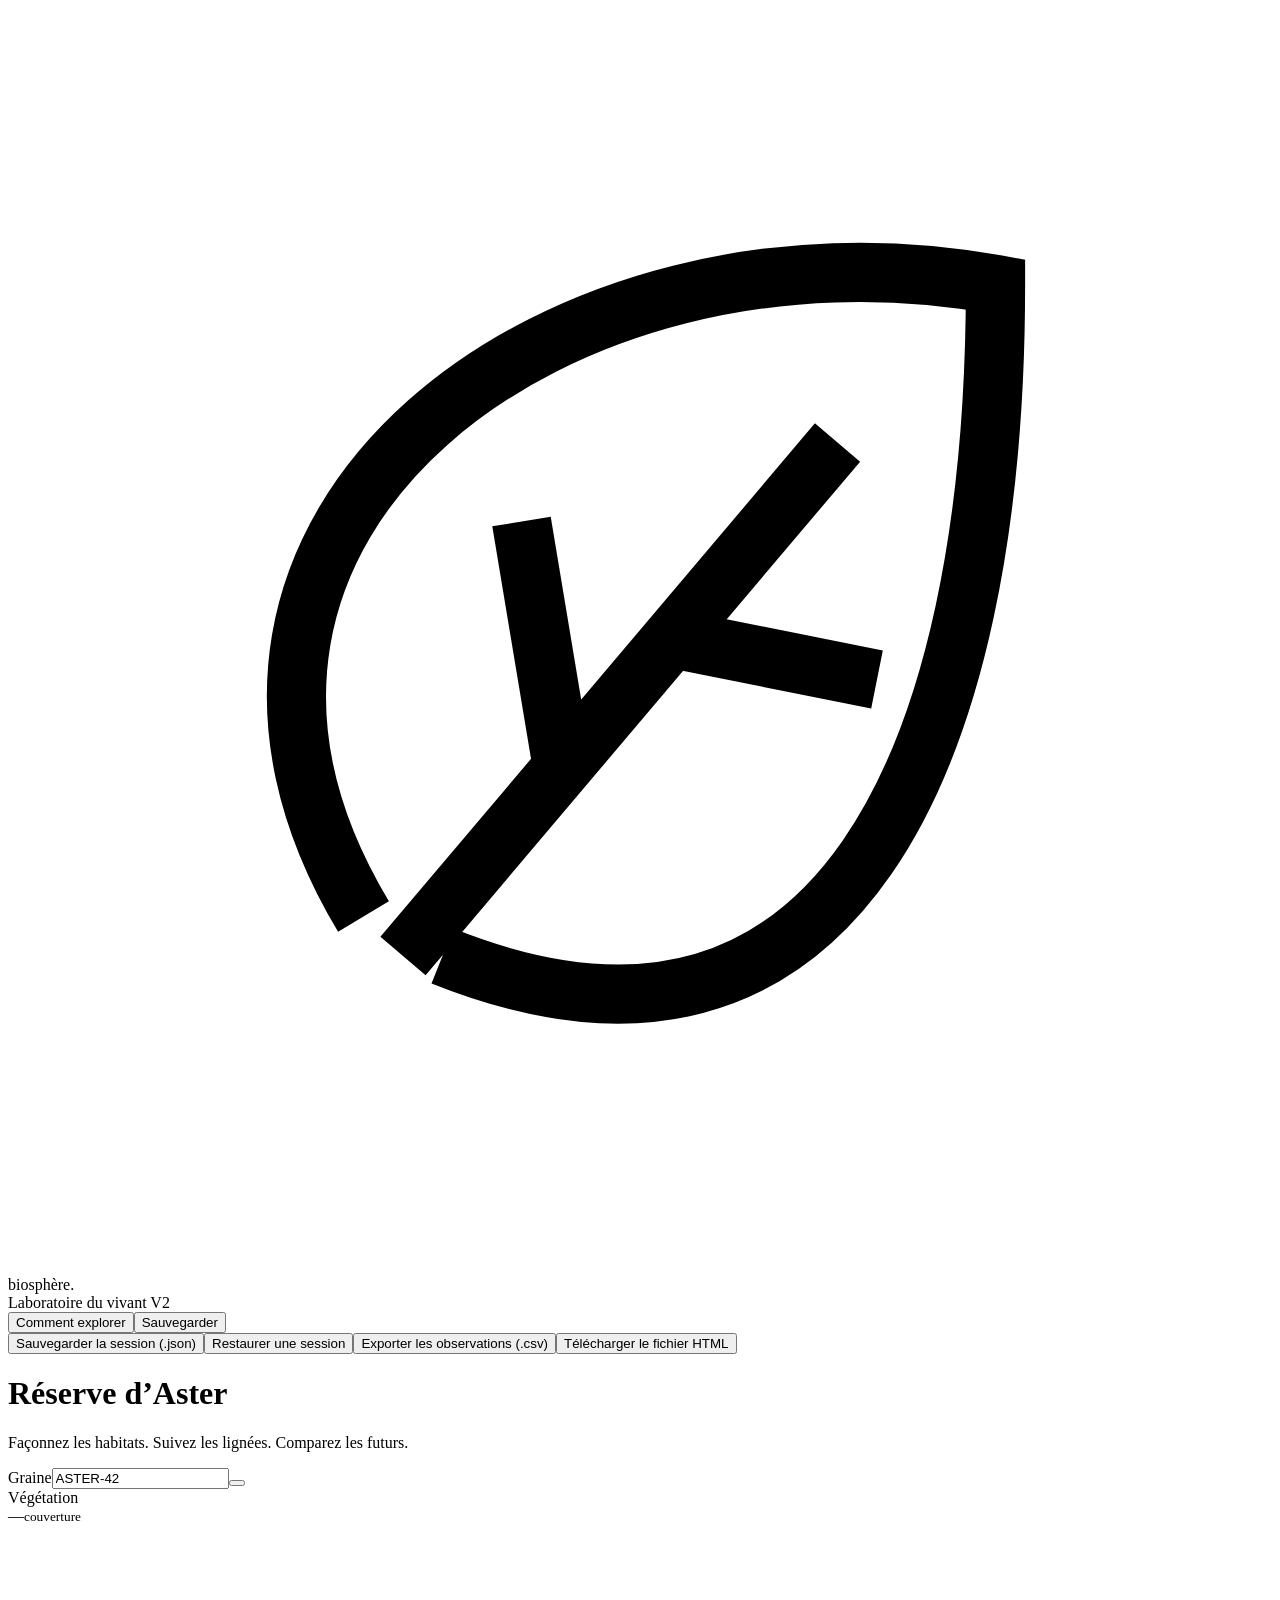
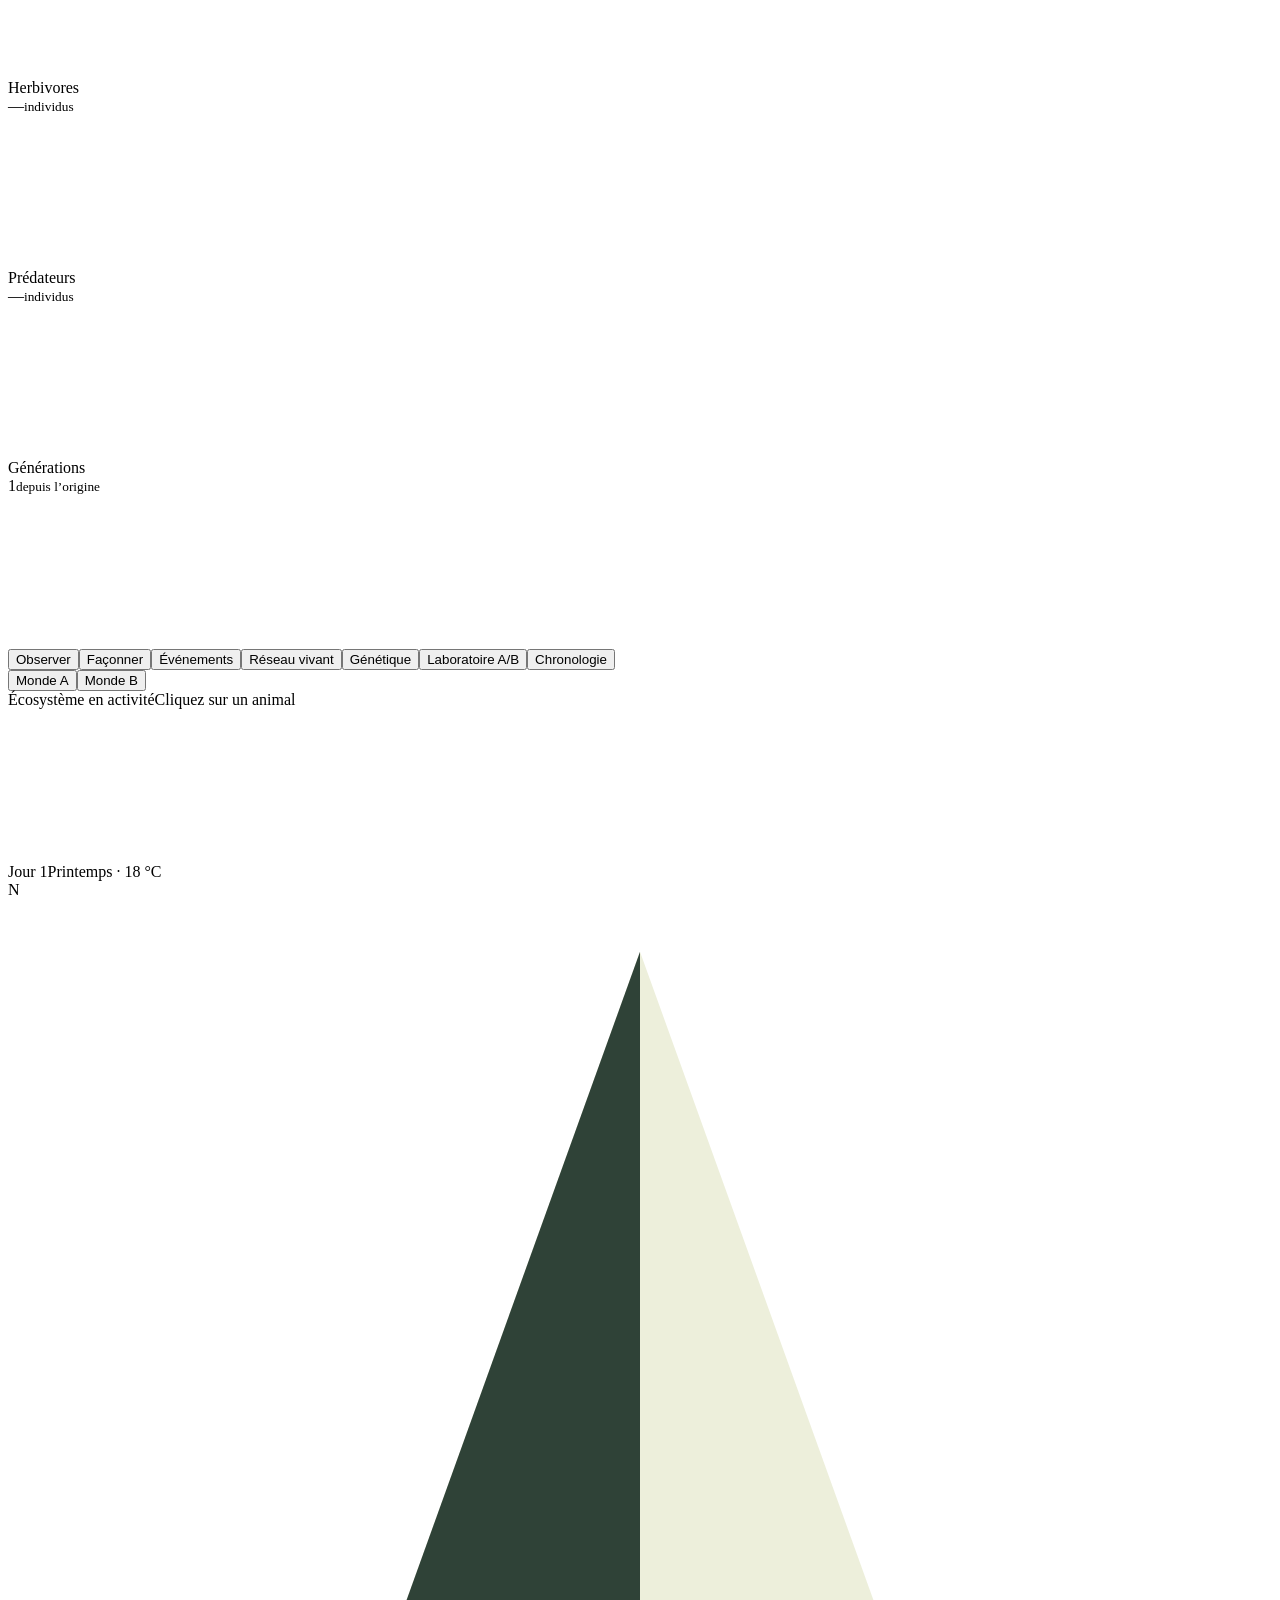
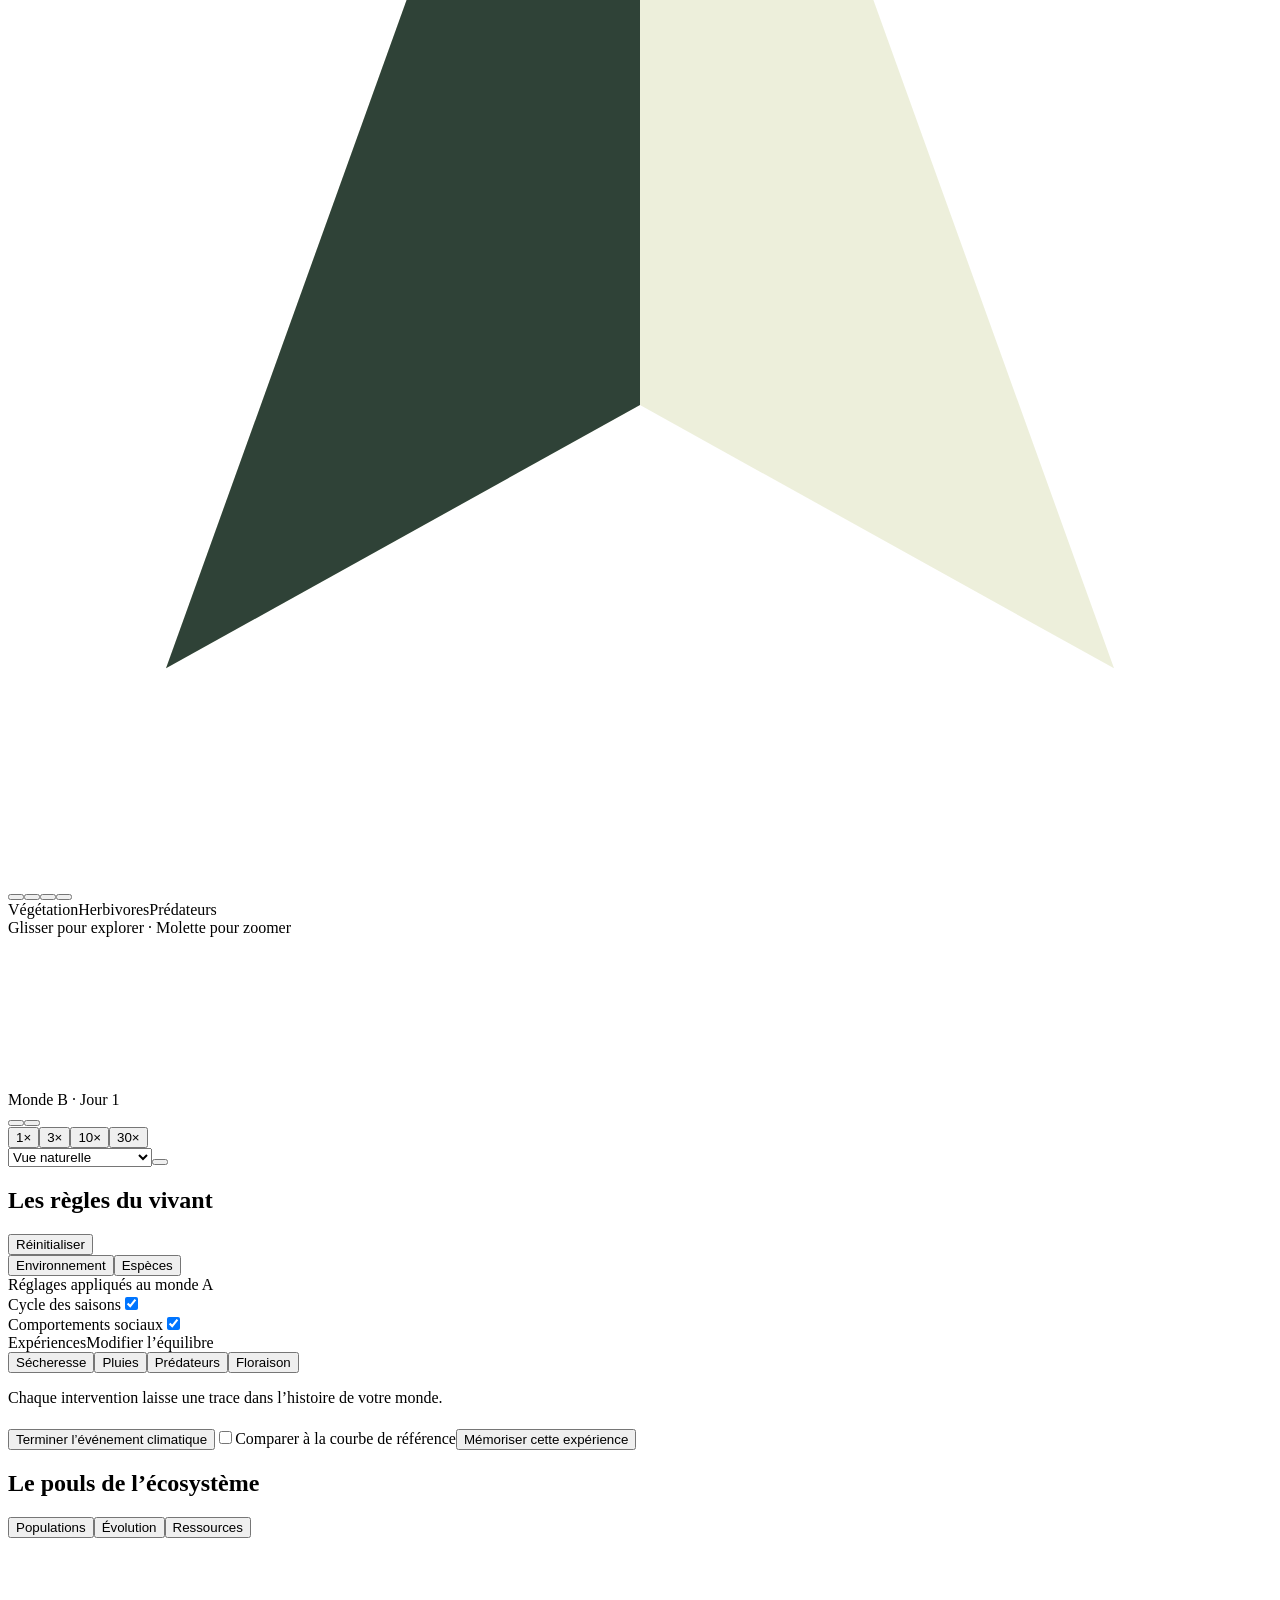
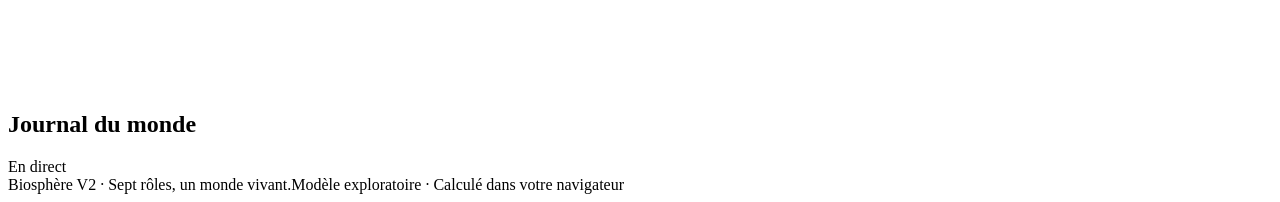
<file: src/shell.html>
<!doctype html>
<html lang="fr"><head><meta charset="utf-8"><meta name="viewport" content="width=device-width,initial-scale=1"><meta name="theme-color" content="#131917"><meta name="description" content="Un écosystème vivant à explorer. Observez, expérimentez et faites évoluer votre propre biosphère."><title>Biosphère — Laboratoire du vivant</title><link rel="icon" type="image/svg+xml" href="data:image/svg+xml,%3Csvg xmlns='http://www.w3.org/2000/svg' viewBox='0 0 40 40'%3E%3Crect width='40' height='40' rx='12' fill='%23131917'/%3E%3Cpath d='M11 27C8 12 21 8 30 10c0 13-5 22-15 18l9-11' fill='%23c8ed91' stroke='%23131917' stroke-width='2'/%3E%3C/svg%3E">
<!-- APP_STYLE --></head><body>
<header><div class="brand"><div class="brand-mark"><svg viewBox="0 0 32 32" fill="none" stroke="currentColor" stroke-width="1.5"><path d="M9 23C3 13 14 5 25 7c0 12-4 21-14 17M10 24l11-13"/><path d="m14 19-1-6m4 3 5 1"/></svg></div><div class="brand-name">biosphère<span>.</span></div><div class="brand-sub">Laboratoire du vivant <span class="version-tag">V2</span></div></div><div class="head-actions"><button id="guideBtn" class="quiet"><i data-icon="help"></i><span class="label">Comment explorer</span></button><button id="exportBtn"><i data-icon="download"></i><span class="label">Sauvegarder</span></button></div></header>
<div class="export-menu" id="exportMenu"><button id="saveBtn">Sauvegarder la session (.json)</button><button id="loadBtn">Restaurer une session</button><button id="csvBtn">Exporter les observations (.csv)</button><button id="htmlBtn">Télécharger le fichier HTML</button></div><input type="file" id="fileInput" accept=".json,application/json" hidden>
<main class="app"><div class="heading"><div><h1>Réserve d’Aster</h1><p>Façonnez les habitats. Suivez les lignées. Comparez les futurs.</p></div><div class="world-label"><span>Graine</span><input id="seedInput" aria-label="Graine du monde" value="ASTER-42" maxlength="40"><button id="newBtn" class="icon quiet" title="Créer un nouveau monde" aria-label="Créer un nouveau monde"><i data-icon="refresh"></i></button></div></div>
<div class="stats"><div class="stat"><div class="stat-label"><span class="dot"></span>Végétation</div><div class="stat-value mono"><span id="plantStat">—</span><small>couverture</small></div><canvas class="spark" data-series="plants"></canvas></div><div class="stat"><div class="stat-label"><span class="dot" style="background:var(--mint)"></span>Herbivores</div><div class="stat-value mono"><span id="herbStat">—</span><small>individus</small></div><canvas class="spark" data-series="herb"></canvas></div><div class="stat"><div class="stat-label"><span class="dot" style="background:var(--coral)"></span>Prédateurs</div><div class="stat-value mono"><span id="predStat">—</span><small>individus</small></div><canvas class="spark" data-series="pred"></canvas></div><div class="stat"><div class="stat-label"><span class="dot" style="background:#d1bb8d"></span>Générations</div><div class="stat-value mono"><span id="genStat">1</span><small>depuis l’origine</small></div><canvas class="spark" data-series="gen"></canvas></div></div>
<section class="workbench" aria-label="Outils du laboratoire"><nav class="workbench-tabs" aria-label="Ateliers"><button class="active" data-work="observe">Observer</button><button data-work="terrain">Façonner</button><button data-work="disasters">Événements</button><button data-work="network">Réseau vivant</button><button data-work="genetics">Génétique</button><button data-work="lab">Laboratoire A/B</button><button data-work="timeline">Chronologie</button></nav><div id="toolPanel" class="tool-panel hidden"></div></section>
<div class="workspace"><section class="map-card fullscreen-map" id="mapCard" aria-label="Carte de l’écosystème"><div class="map-bar"><div class="world-switch"><button id="selectA" class="world-chip active">Monde A</button><button id="selectB" class="world-chip hidden">Monde B</button></div><span class="live"><span class="dot" id="liveDot"></span><span id="liveLabel">Écosystème en activité</span></span><span class="muted" id="mapHint">Cliquez sur un animal</span></div><div id="mapStage" class="map-stage"><div class="world-wrap" id="worldWrap"><canvas id="world" tabindex="0" aria-label="Écosystème animé. Cliquez sur un animal pour l’inspecter. Glissez pour déplacer la carte, utilisez la molette pour zoomer."></canvas><div class="map-top"><div class="map-badge"><span class="day mono" id="dayLabel">Jour 1</span><span class="season" id="seasonLabel">Printemps · 18 °C</span></div><div class="compass">N<svg viewBox="0 0 24 30"><path d="M12 1 21 26 12 21 3 26Z" fill="#ebeed8" opacity=".9"/><path d="M12 1v20l-9 5Z" fill="#2f4237"/></svg></div></div><div class="map-tools"><button class="icon" id="zoomIn" aria-label="Zoom avant" title="Zoom avant"><i data-icon="plus"></i></button><button class="icon" id="zoomOut" aria-label="Zoom arrière" title="Zoom arrière"><i data-icon="minus"></i></button><button class="icon" id="fitBtn" aria-label="Recentrer la carte" title="Recentrer"><i data-icon="focus"></i></button><button class="icon" id="fullBtn" aria-label="Plein écran" title="Plein écran"><i data-icon="expand"></i></button></div><div class="map-legend"><span><b class="dot"></b>Végétation</span><span><b class="dot" style="background:var(--mint)"></b>Herbivores</span><span><b class="dot" style="background:var(--coral)"></b>Prédateurs</span></div><div class="map-note">Glisser pour explorer · Molette pour zoomer</div></div><div class="world-wrap hidden" id="worldWrapB"><canvas id="worldB" tabindex="0" aria-label="Écosystème du monde B"></canvas><div class="map-top"><div class="map-badge"><span id="dayLabelB">Monde B · Jour 1</span><span class="season" id="seasonLabelB"></span></div></div><div class="world-summary" id="worldSummaryB"></div></div><aside class="drawer" id="animalDrawer" aria-live="polite"></aside><div class="world-summary" id="worldSummaryA"></div></div><div class="playback"><div class="play-controls"><button id="playBtn" class="primary" aria-label="Mettre en pause" title="Pause · Espace"><i data-icon="pause"></i></button><button id="stepBtn" class="icon quiet" aria-label="Avancer d’un jour" title="Avancer d’un jour"><i data-icon="step"></i></button><div class="speed-controls" aria-label="Vitesse"><button data-speed="1" class="active">1×</button><button data-speed="3">3×</button><button data-speed="10">10×</button><button data-speed="30">30×</button></div></div><div class="display-controls"><select id="viewSelect" aria-label="Mode d’affichage"><option value="natural">Vue naturelle</option><option value="food">Ressources</option><option value="energy">Énergie</option><option value="genes">Générations</option><option value="social">Groupes et mémoire</option><option value="fertility">Fertilité locale</option><option value="pollination">Pollinisation</option></select><button id="trailsBtn" class="icon quiet" title="Afficher les trajectoires" aria-label="Afficher les trajectoires" aria-pressed="false"><i data-icon="trail"></i></button></div></div></section>
<aside class="panel" id="parameterPanel"><div class="panel-title"><h2>Les règles du vivant</h2><button class="reset-btn quiet" id="resetParams">Réinitialiser</button></div><div class="tabs" role="tablist" aria-label="Paramètres"><button class="active" id="envTab" role="tab" aria-selected="true" aria-controls="envControls">Environnement</button><button id="speciesTab" role="tab" aria-selected="false" aria-controls="speciesControls">Espèces</button></div><div id="envControls" class="panel-content" role="tabpanel" aria-labelledby="envTab"></div><div id="speciesControls" class="panel-content hidden" role="tabpanel" aria-labelledby="speciesTab"></div><div class="target-note" id="targetNote">Réglages appliqués au monde A</div><div class="switch-row"><label for="seasonsToggle">Cycle des saisons</label><label class="switch"><input id="seasonsToggle" type="checkbox" checked><span></span></label></div><div class="switch-row"><label for="socialToggle">Comportements sociaux</label><label class="switch"><input id="socialToggle" type="checkbox" checked><span></span></label></div><div class="experiments"><div class="section-label">Expériences<span>Modifier l’équilibre</span></div><div class="experiment-grid"><button data-event="drought"><i data-icon="sun"></i>Sécheresse</button><button data-event="rain"><i data-icon="rain"></i>Pluies</button><button data-event="predators"><i data-icon="paw"></i>Prédateurs</button><button data-event="bloom"><i data-icon="leaf"></i>Floraison</button></div><p class="experiment-status" id="experimentStatus">Chaque intervention laisse une trace dans l’histoire de votre monde.</p><button id="stopEvent" class="quiet reset-btn hidden">Terminer l’événement climatique</button><label class="checkline"><input type="checkbox" id="baselineToggle">Comparer à la courbe de référence</label><button id="baselineBtn" class="quiet reset-btn" style="margin-top:6px">Mémoriser cette expérience</button></div></aside></div>
<div class="below"><section class="chart-card"><div class="chart-heading"><h2>Le pouls de l’écosystème</h2><div class="chart-tabs" role="tablist" aria-label="Graphique"><button class="active" data-chart="population" role="tab" aria-selected="true">Populations</button><button data-chart="traits" role="tab" aria-selected="false">Évolution</button><button data-chart="resources" role="tab" aria-selected="false">Ressources</button></div></div><div class="chart-wrap"><canvas id="chart" role="img" aria-label="Historique des populations"></canvas></div><div class="chart-legend" id="chartLegend"></div></section><section class="journal"><div class="journal-header"><h2>Journal du monde</h2><span id="eventCount">En direct</span></div><div class="events" id="events" role="log" aria-label="Événements récents"></div></section></div><footer><span><i data-icon="leaf"></i>Biosphère V2 · Sept rôles, un monde vivant.</span><span id="perfLabel">Modèle exploratoire · Calculé dans votre navigateur</span></footer></main>
<dialog id="guideDialog"><h2>Sept rôles. Plusieurs futurs.</h2><p>La réserve se calcule à partir des décisions de chaque individu. Les pinceaux, les événements et les réglages modifient le monde sélectionné : A ou B.</p><div class="guide-grid"><div><h3>Façonner</h3><p>Peignez forêts, eau, montagnes, barrières et passages. Un point de retour est créé avant chaque tracé. Les barrières bloquent les animaux terrestres ; les oiseaux et insectes volent au-dessus.</p></div><div><h3>Réseau vivant</h3><p>Les pollinisateurs aident les plantes. Charognards et décomposeurs recyclent les corps et les débris. Poissons et amphibiens vivent autour de l’eau. Retirez une espèce pour tester son influence.</p></div><div><h3>Comportements et génétique</h3><p>Les sentinelles alertent les herbivores. Les meutes partagent une cible et défendent un territoire. Les animaux mémorisent ressources et dangers. Taille, camouflage, vitesse, vision, longévité, froid et immunité sont héréditaires.</p></div><div><h3>Comparer</h3><p>Dupliquez A vers B : les deux mondes repartent du même état et avancent ensemble. Sélectionnez B puis modifiez une seule règle. Les essais répétés repartent de l’état actuel d’A avec des tirages futurs appariés.</p></div><div><h3>Événements</h3><p>Le feu consomme la végétation, suit le vent et enrichit le sol en cendres. Une crue submerge les terres basses ; le gel augmente le coût énergétique. Les infections se transmettent à proximité entre membres d’une espèce.</p></div><div><h3>Revenir dans le passé</h3><p>La chronologie conserve jusqu’à 14 points de retour selon la taille des mondes. Restaurer sauvegarde d’abord le présent, puis ouvre une nouvelle branche. Les points manuels et automatiques incluent les deux mondes.</p></div></div><p><strong>Repères :</strong> Espace = pause ; glisser = déplacer ; molette ou pincement = zoom. À 1×, une seconde correspond à un jour. Une année dure 240 jours. Le plafond est de 600 animaux par monde ; les courbes gardent 3 000 jours.</p><p>Ce modèle exploratoire simplifie l’écologie : reproduction asexuée, climat uniforme, groupes fondés sur des règles locales. Les extinctions sont possibles. Les sauvegardes restent sur votre appareil. Les essais A/B donnent des comparaisons du modèle, pas des prévisions scientifiques.</p><div class="dialog-actions"><button class="primary" id="closeGuide">Explorer</button></div></dialog>
<dialog id="newDialog"><h2>Un nouveau commencement</h2><p>Le monde actuel sera remplacé. Vous pouvez le sauvegarder avant de recommencer.</p><label for="newSeed">Graine reproductible</label><input id="newSeed" type="text" value="ASTER-42" maxlength="40"><label for="presetSelect">Conditions de départ</label><select id="presetSelect"><option value="balanced">Équilibre tempéré · sept espèces, climat tempéré</option><option value="paradise">Sanctuaire · sept rôles, aucun prédateur</option><option value="harsh">Survie · 60 herbivores, 18 prédateurs</option><option value="islands">Archipel · 90 herbivores, 12 prédateurs</option></select><div class="dialog-actions"><button id="cancelNew">Annuler</button><button id="confirmNew" class="primary">Créer ce monde</button></div></dialog><div class="toast" id="toast" role="status"></div>
<!-- APP_SCRIPT -->

</body></html>
</file>
